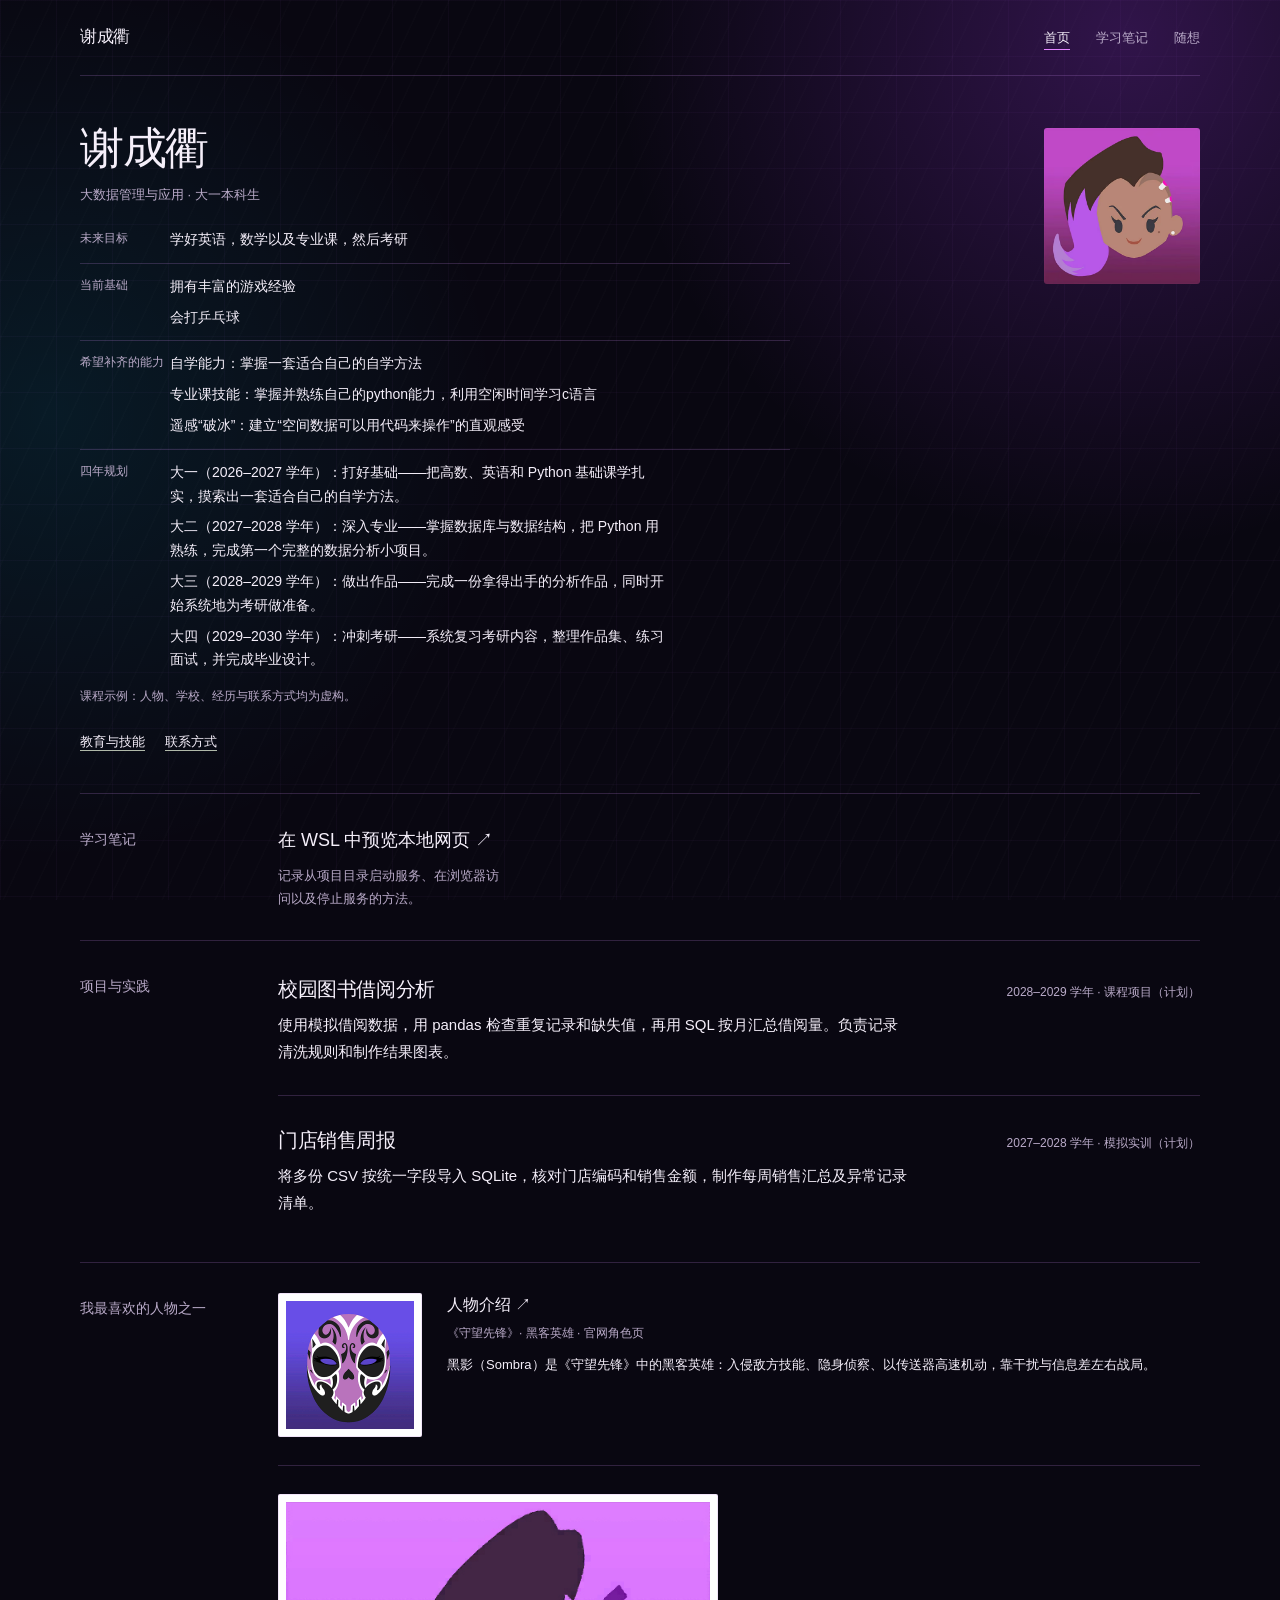
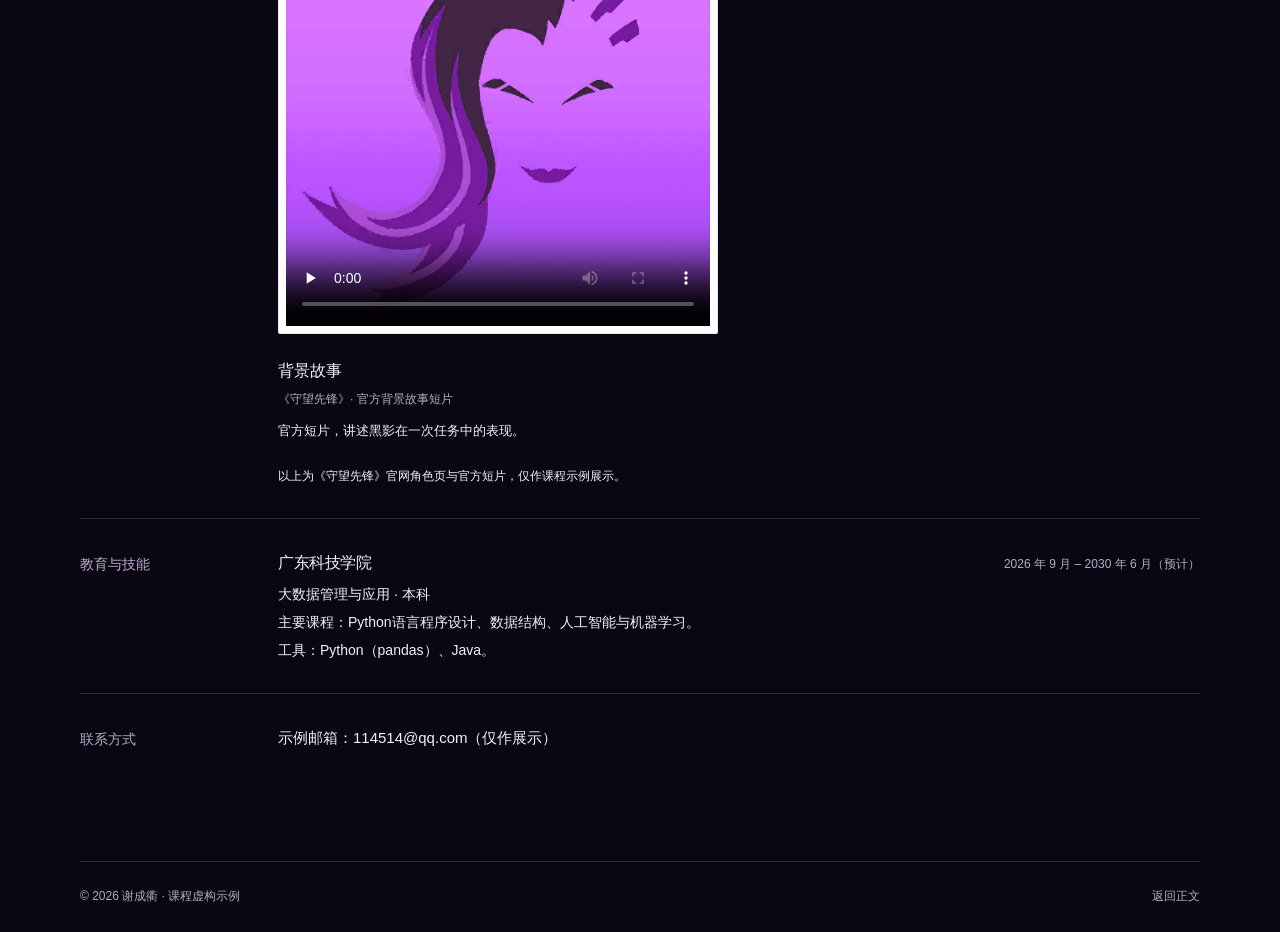
<file: index.html>
<!doctype html>
<html lang="zh-CN">
<head>
  <meta charset="utf-8">
  <meta name="viewport" content="width=device-width, initial-scale=1">
  <title>谢成衢 · 个人简历</title>
  <meta name="description" content="大数据管理与应用专业大一学生谢成衢的中文简历。课程使用的虚构示例。">
  <link rel="icon" type="image/png" sizes="512x512" href="/assets/favicon.png?v=20260922">
  <link rel="apple-touch-icon" sizes="180x180" href="/assets/apple-touch-icon.png?v=20260922">
  <link rel="stylesheet" href="/assets/css/home.css?v=20261120">
  <link rel="stylesheet" href="/assets/css/site.css?v=20261120">
</head>
<body>
  <a class="skip" href="#main">跳至正文</a>
  <header class="site-header">
    <a class="brand" href="/">谢成衢</a>
    <nav aria-label="主导航">
      <a href="/" aria-current="page">首页</a>
      <a href="/knowledge/">学习笔记</a>
      <a href="/ideas/">随想</a>
    </nav>
  </header>
  <main id="main">
    <section class="profile" aria-labelledby="name">
      <div class="profile-copy">
        <h1 id="name">谢成衢</h1>
        <p class="byline">大数据管理与应用 · 大一本科生</p>
        <table class="profile-table" aria-label="个人信息">
          <tbody>
            <tr>
              <th scope="row">未来目标</th>
              <td><p>学好英语，数学以及专业课，然后考研</p></td>
            </tr>
            <tr>
              <th scope="row">当前基础</th>
              <td>
                <p>拥有丰富的游戏经验
                <p>会打乒乓球
              </td>
            </tr>
            <tr>
              <th scope="row">希望补齐的能力</th>
              <td>
                <p>自学能力：掌握一套适合自己的自学方法</p>
                <p>专业课技能：掌握并熟练自己的python能力，利用空闲时间学习c语言</p>
                <p>遥感“破冰”：建立“空间数据可以用代码来操作”的直观感受</p>
              </td>
            </tr>
            <tr>
              <th scope="row">四年规划</th>
              <td>
                <p>大一（2026–2027 学年）：打好基础——把高数、英语和 Python 基础课学扎实，摸索出一套适合自己的自学方法。</p>
                <p>大二（2027–2028 学年）：深入专业——掌握数据库与数据结构，把 Python 用熟练，完成第一个完整的数据分析小项目。</p>
                <p>大三（2028–2029 学年）：做出作品——完成一份拿得出手的分析作品，同时开始系统地为考研做准备。</p>
                <p>大四（2029–2030 学年）：冲刺考研——系统复习考研内容，整理作品集、练习面试，并完成毕业设计。</p>
              </td>
            </tr>
          </tbody>
        </table>
        <p class="profile-note">课程示例：人物、学校、经历与联系方式均为虚构。</p>
        <div class="contact-links"><a href="#background">教育与技能</a><a href="#contact">联系方式</a></div>
      </div>
      <figure class="profile-photo">
        <img src="/assets/img/fa77a231acf6a795fc1dc06d3366b03175ed6a3f.jpg@1024w_1024h.avif" alt="谢成衢的抽象头像" width="400" height="480">
      </figure>
    </section>
    <section class="home-section" aria-labelledby="notes-heading">
      <h2 class="section-title" id="notes-heading">学习笔记</h2>
      <div class="section-content notebooks">
        <a class="notebook" href="/knowledge/notes/local-web-preview/">
          <h3>在 WSL 中预览本地网页 ↗</h3>
          <p>记录从项目目录启动服务、在浏览器访问以及停止服务的方法。</p>
        </a>
      </div>
    </section>
    <section class="home-section" id="work" aria-labelledby="work-heading">
      <h2 class="section-title" id="work-heading">项目与实践</h2>
      <div class="section-content">
        <article class="work-entry">
          <div class="entry-heading"><h3>校园图书借阅分析</h3><span class="date">2028–2029 学年 · 课程项目（计划）</span></div>
          <p>使用模拟借阅数据，用 pandas 检查重复记录和缺失值，再用 SQL 按月汇总借阅量。负责记录清洗规则和制作结果图表。</p>
        </article>
        <article class="work-entry">
          <div class="entry-heading"><h3>门店销售周报</h3><span class="date">2027–2028 学年 · 模拟实训（计划）</span></div>
          <p>将多份 CSV 按统一字段导入 SQLite，核对门店编码和销售金额，制作每周销售汇总及异常记录清单。</p>
        </article>
      </div>
    </section>
    <section class="home-section" id="research" aria-labelledby="research-heading">
      <h2 class="section-title" id="research-heading">我最喜欢的人物之一</h2>
      <div class="section-content">
        <article class="publication">
          <a class="paper-image" href="https://ow.blizzard.cn/heroes/sombra/" aria-label="查看人物技能">
            <img src="/assets/img/5b10e60899dc27545cf2675a81f3ab8190a9ff65.jpg" alt="人物技能" width="512" height="512" loading="lazy" decoding="async">
          </a>
          <div>
            <h3><a href="https://ow.blizzard.cn/heroes/sombra/">人物介绍 <span aria-hidden="true">↗</span></a></h3>
            <p class="paper-meta">《守望先锋》· 黑客英雄 · 官网角色页</p>
            <p>黑影（Sombra）是《守望先锋》中的黑客英雄：入侵敌方技能、隐身侦察、以传送器高速机动，靠干扰与信息差左右战局。</p>
          </div>
        </article>
        <article class="publication publication-video">
          <video class="paper-image" src="/assets/守望先锋 黑影 动画《渗透》4K HDR 转制.flv" poster="/assets/img/3db395a38582e6988719d03fa4f77576dc6454c9.jpg" controls preload="none" playsinline aria-label="背景故事"></video>
          <div>
            <h3>背景故事</h3>
            <p class="paper-meta">《守望先锋》· 官方背景故事短片</p>
            <p>官方短片，讲述黑影在一次任务中的表现。</p>
          </div>
        </article>
        <p class="research-links">以上为《守望先锋》官网角色页与官方短片，仅作课程示例展示。</p>
      </div>
    </section>

    <section class="home-section" id="background" aria-labelledby="background-heading">
      <h2 class="section-title" id="background-heading">教育与技能</h2>
      <div class="section-content">
        <div class="education-entry">
          <div class="entry-heading"><h3>广东科技学院</h3><span class="date">2026 年 9 月 – 2030 年 6 月（预计）</span></div>
          <p>大数据管理与应用 · 本科</p>
          <p>主要课程：Python语言程序设计、数据结构、人工智能与机器学习。</p>
          <p>工具：Python（pandas）、Java。</p>
        </div>
      </div>
    </section>
    <section class="home-section" id="contact" aria-labelledby="contact-heading">
      <h2 class="section-title" id="contact-heading">联系方式</h2>
      <div class="section-content"><p>示例邮箱：114514@qq.com（仅作展示）</p></div>
    </section>
  </main>
  <footer><span>© 2026 谢成衢 · 课程虚构示例</span><a href="#main">返回正文</a></footer>
</body>
</html>
</file>
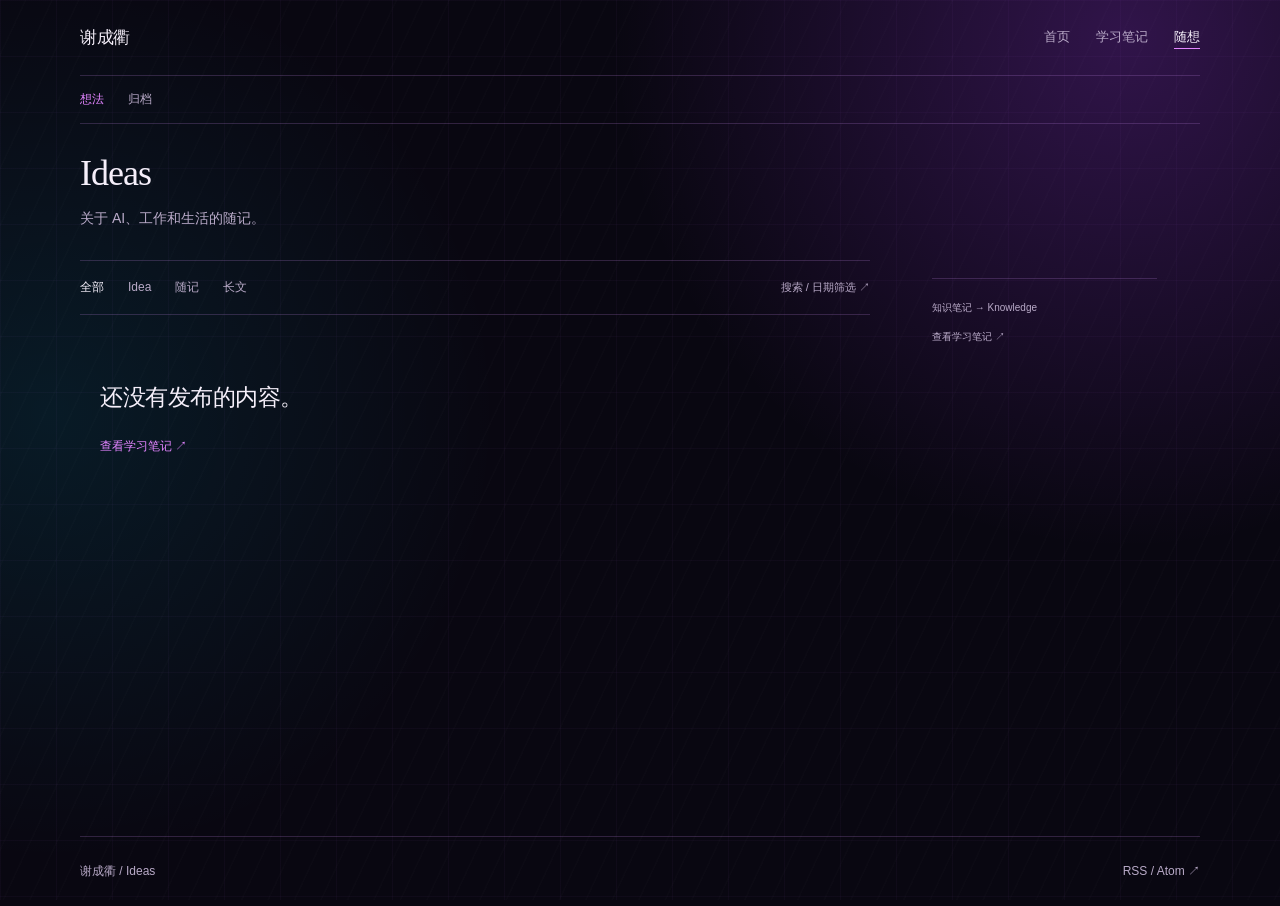
<file: ideas/index.html>
<!doctype html>
<html lang="zh-CN"><head><meta charset="utf-8"><meta name="viewport" content="width=device-width,initial-scale=1">
<title>Ideas · 谢成衢 / Ideas</title><meta name="description" content="关于 AI、工作和生活的随记。"><link rel="canonical" href="https://portfolio.example.com/ideas/">
<meta property="og:title" content="Ideas"><meta property="og:description" content="关于 AI、工作和生活的随记。"><meta property="og:url" content="https://portfolio.example.com/ideas/"><meta property="og:type" content="website"><meta name="twitter:card" content="summary"><meta name="twitter:title" content="Ideas"><meta name="twitter:description" content="关于 AI、工作和生活的随记。">
<link rel="alternate" type="application/atom+xml" title="谢成衢 / Ideas" href="/ideas/feed.xml">
<link rel="icon" type="image/png" sizes="512x512" href="/assets/favicon.png?v=384b984fca19"><link rel="apple-touch-icon" sizes="180x180" href="/assets/apple-touch-icon.png?v=384b984fca19">
<link rel="stylesheet" href="/ideas/assets/style.css?v=384b984fca19"><link rel="stylesheet" href="/assets/css/site.css?v=384b984fca19"><script defer src="/ideas/assets/app.js?v=384b984fca19"></script></head>
<body data-base="/ideas" data-page="feed"><a class="skip" href="#main">跳到正文</a><header class="site-header"><a class="brand" href="/">谢成衢</a><nav aria-label="主导航"><a href="/">首页</a><a href="/knowledge/">学习笔记</a><a href="/ideas/" aria-current="location">随想</a></nav></header>
<nav class="section-nav" aria-label="Ideas 导航"><a href="/ideas/" aria-current="page">想法</a><a href="/ideas/archive/" >归档</a></nav>
<main id="main"><section class="intro home-intro "><div class="intro-copy"><h1>Ideas</h1><p>关于 AI、工作和生活的随记。</p></div></section><div class="feed-layout"><section aria-label="最近的想法"><div class="feed-toolbar"><div class="kind-tabs"><a class="kind-tab selected" href="/ideas/">全部</a><a class="kind-tab" href="/ideas/archive/?kind=idea">Idea</a><a class="kind-tab" href="/ideas/archive/?kind=note">随记</a><a class="kind-tab" href="/ideas/archive/?kind=essay">长文</a></div><a href="/ideas/archive/" class="archive-link">搜索 / 日期筛选 ↗</a></div><div class="empty"><h2>还没有发布的内容。</h2><a class="text-link" href="/knowledge/">查看学习笔记 ↗</a></div></section><aside class="feed-sidebar"><section class="small-note"><a href="/knowledge/">知识笔记 → Knowledge</a><a href="/knowledge/">查看学习笔记 ↗</a></section></aside></div></main><footer><a href="/ideas/">谢成衢 / Ideas</a><a href="/ideas/feed.xml">RSS / Atom ↗</a></footer><div class="announcement" role="status" aria-live="polite"></div></body></html>
</file>
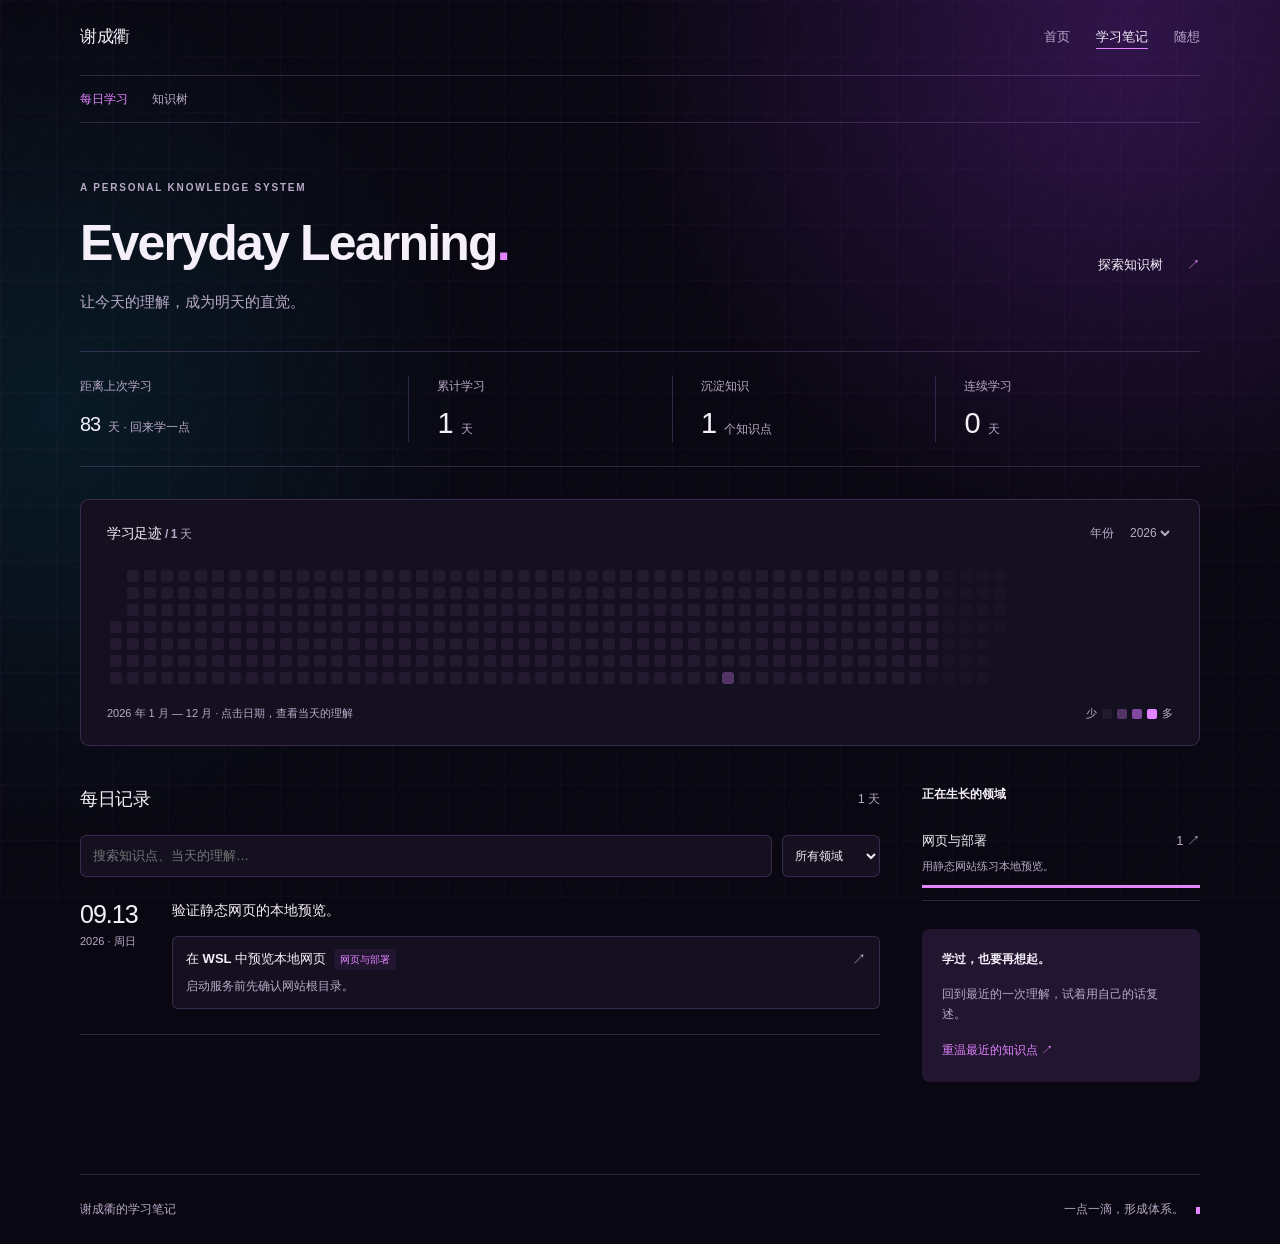
<file: knowledge/index.html>
<!doctype html>
<html lang="zh-CN"><head><meta charset="utf-8"><meta name="viewport" content="width=device-width,initial-scale=1">
<title>学习笔记 · 谢成衢 / Knowledge</title><meta name="description" content="每天学了什么，它们如何连接。">
<meta property="og:title" content="学习笔记"><meta property="og:description" content="每天学了什么，它们如何连接。"><meta name="twitter:card" content="summary"><meta name="twitter:title" content="学习笔记"><meta name="twitter:description" content="每天学了什么，它们如何连接。">
<link rel="icon" type="image/png" sizes="512x512" href="/assets/favicon.png?v=7cba10dd05a4"><link rel="apple-touch-icon" sizes="180x180" href="/assets/apple-touch-icon.png?v=7cba10dd05a4">
<link rel="stylesheet" href="/knowledge/assets/style.css?v=7cba10dd05a4"><link rel="stylesheet" href="/assets/css/site.css?v=7cba10dd05a4"><script defer src="/knowledge/assets/app.js?v=7cba10dd05a4"></script></head>
<body data-base="/knowledge" data-page="home"><a class="skip" href="#main">跳至正文</a>
<header class="site-header"><a class="brand" href="/">谢成衢</a><nav aria-label="主导航"><a href="/">首页</a><a href="/knowledge/" aria-current="location">学习笔记</a><a href="/ideas/">随想</a></nav></header>
<nav class="section-nav" aria-label="Knowledge 导航"><a aria-current="page" href="/knowledge/">每日学习</a><a  href="/knowledge/tree/">知识树</a></nav>
<main id="main"><section class="page-intro"><div class="eyebrow">A PERSONAL KNOWLEDGE SYSTEM</div><div class="intro-row"><div><h1>Everyday Learning<span class="period">.</span></h1><p class="lede">让今天的理解，成为明天的直觉。</p></div><a class="text-link" href="/knowledge/tree/">探索知识树 <span>↗</span></a></div></section>
<div id="learning-app" aria-live="polite"><p class="loading">正在展开学习记录…</p></div><noscript><p>学习日历和交互树需要启用 JavaScript；知识详情可直接阅读。</p></noscript></main><footer><span>谢成衢的学习笔记</span><span>一点一滴，形成体系。<span class="footer-dot">●</span></span></footer></body></html>
</file>
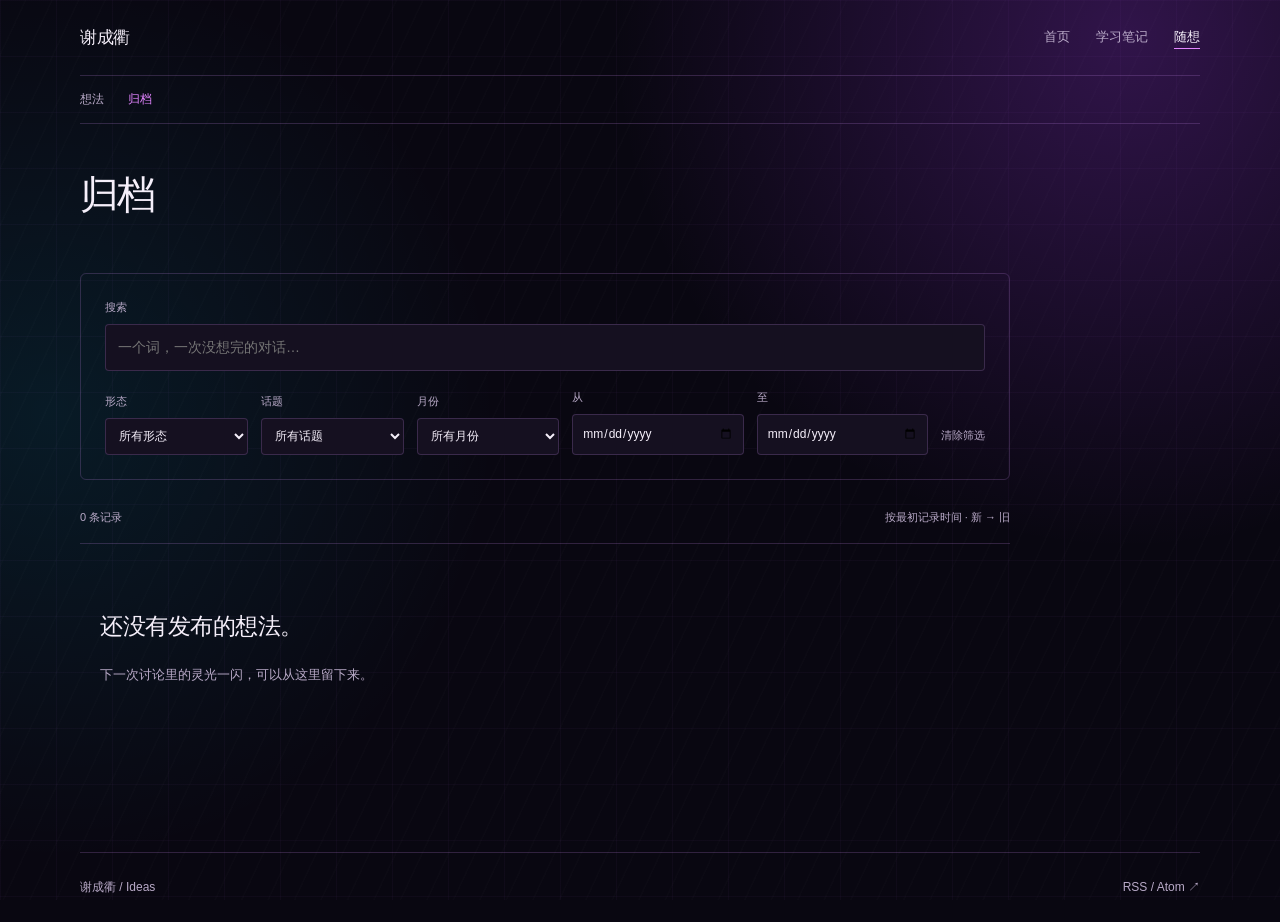
<file: ideas/archive/index.html>
<!doctype html>
<html lang="zh-CN"><head><meta charset="utf-8"><meta name="viewport" content="width=device-width,initial-scale=1">
<title>归档 · 谢成衢 / Ideas</title><meta name="description" content="关于 AI、工作和生活的随记。"><link rel="canonical" href="https://portfolio.example.com/ideas/archive/">
<meta property="og:title" content="归档"><meta property="og:description" content="关于 AI、工作和生活的随记。"><meta property="og:url" content="https://portfolio.example.com/ideas/archive/"><meta property="og:type" content="website"><meta name="twitter:card" content="summary"><meta name="twitter:title" content="归档"><meta name="twitter:description" content="关于 AI、工作和生活的随记。">
<link rel="alternate" type="application/atom+xml" title="谢成衢 / Ideas" href="/ideas/feed.xml">
<link rel="icon" type="image/png" sizes="512x512" href="/assets/favicon.png?v=384b984fca19"><link rel="apple-touch-icon" sizes="180x180" href="/assets/apple-touch-icon.png?v=384b984fca19">
<link rel="stylesheet" href="/ideas/assets/style.css?v=384b984fca19"><link rel="stylesheet" href="/assets/css/site.css?v=384b984fca19"><script defer src="/ideas/assets/app.js?v=384b984fca19"></script></head>
<body data-base="/ideas" data-page="archive"><a class="skip" href="#main">跳到正文</a><header class="site-header"><a class="brand" href="/">谢成衢</a><nav aria-label="主导航"><a href="/">首页</a><a href="/knowledge/">学习笔记</a><a href="/ideas/" aria-current="location">随想</a></nav></header>
<nav class="section-nav" aria-label="Ideas 导航"><a href="/ideas/" >想法</a><a href="/ideas/archive/" aria-current="page">归档</a></nav>
<main id="main"><section class="intro archive-intro"><h1>归档</h1></section><form class="filters" id="filters" role="search"><label class="search-label"><span>搜索</span><input type="search" name="q" placeholder="一个词，一次没想完的对话…" aria-label="搜索全文"></label><div class="filter-row"><label><span>形态</span><select name="kind"><option value="">所有形态</option><option value="idea">Idea</option><option value="note">随记</option><option value="essay">长文</option></select></label><label><span>话题</span><select name="tag"><option value="">所有话题</option><option value="agents">Agents</option><option value="models">Models</option><option value="infra">Infra</option><option value="industry">行业</option><option value="work">工作与成长</option><option value="life">日常</option></select></label><label><span>月份</span><select name="month"><option value="">所有月份</option></select></label><label><span>从</span><input type="date" name="from" aria-label="起始日期"></label><label><span>至</span><input type="date" name="to" aria-label="结束日期"></label><button type="reset" class="reset">清除筛选</button></div></form><div class="results-heading"><span id="result-count" role="status">0 条记录</span><span>按最初记录时间 · 新 → 旧</span></div><p id="filter-error" class="filter-error" role="alert" hidden></p><div id="archive-results"><div class="empty"><h2>还没有发布的内容。</h2><a class="text-link" href="/knowledge/">查看学习笔记 ↗</a></div></div><div id="archive-pagination"></div><noscript><p>交互筛选需要 JavaScript。<a href="/ideas/">返回可逐页浏览的时间流</a>。</p></noscript></main><footer><a href="/ideas/">谢成衢 / Ideas</a><a href="/ideas/feed.xml">RSS / Atom ↗</a></footer><div class="announcement" role="status" aria-live="polite"></div></body></html>
</file>
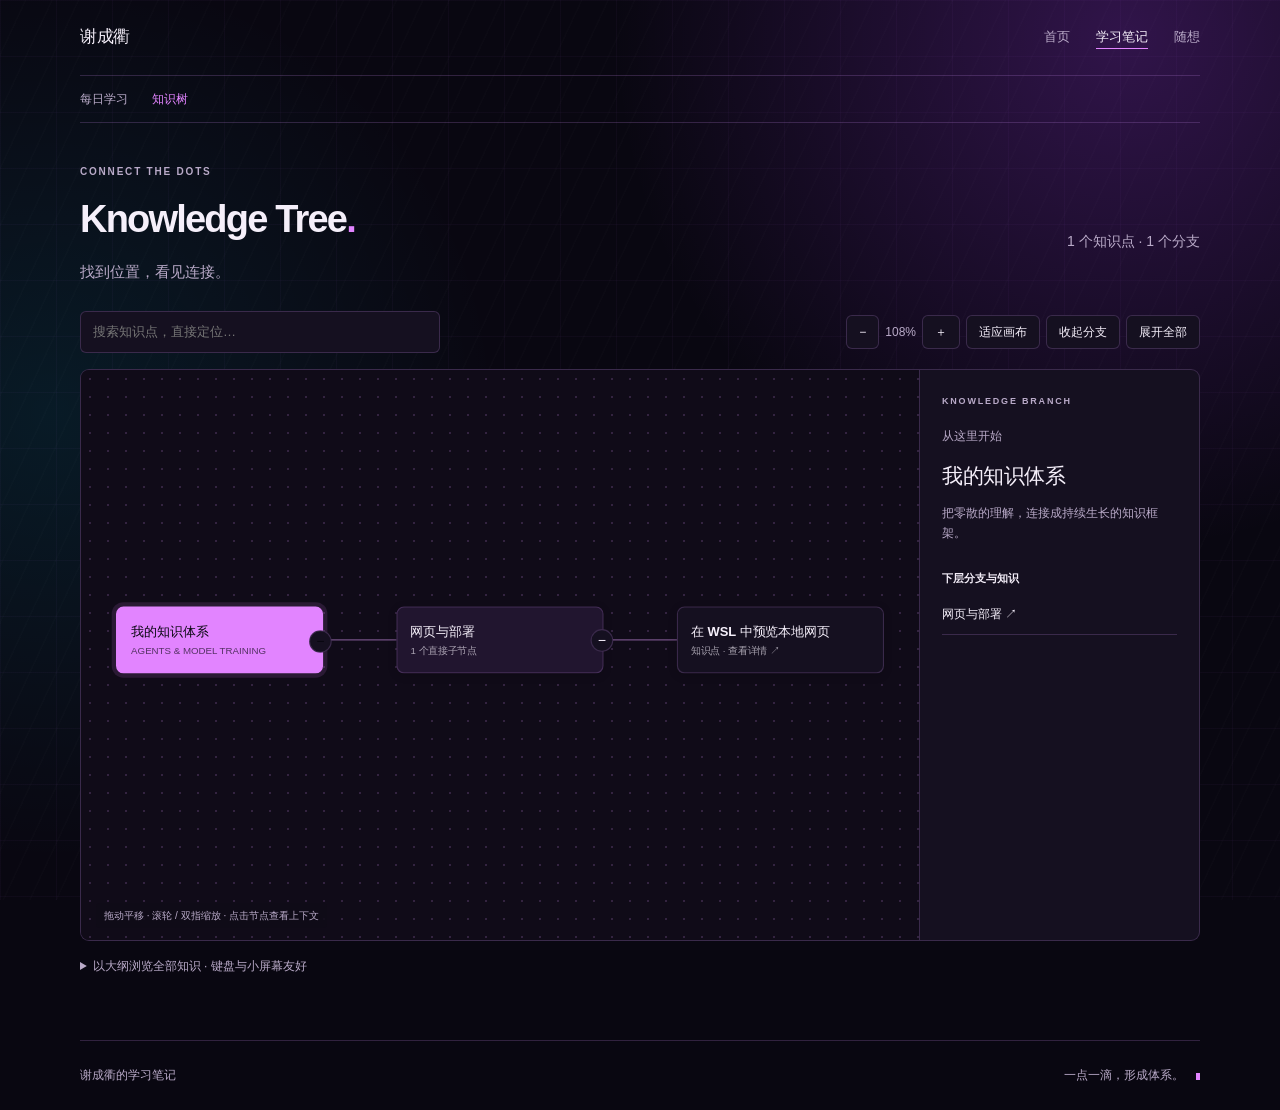
<file: knowledge/tree/index.html>
<!doctype html>
<html lang="zh-CN"><head><meta charset="utf-8"><meta name="viewport" content="width=device-width,initial-scale=1">
<title>知识树 · 谢成衢 / Knowledge</title><meta name="description" content="按知识归属逐层展开，随学习持续生长的知识树。">
<meta property="og:title" content="知识树"><meta property="og:description" content="按知识归属逐层展开，随学习持续生长的知识树。"><meta name="twitter:card" content="summary"><meta name="twitter:title" content="知识树"><meta name="twitter:description" content="按知识归属逐层展开，随学习持续生长的知识树。">
<link rel="icon" type="image/png" sizes="512x512" href="/assets/favicon.png?v=7cba10dd05a4"><link rel="apple-touch-icon" sizes="180x180" href="/assets/apple-touch-icon.png?v=7cba10dd05a4">
<link rel="stylesheet" href="/knowledge/assets/style.css?v=7cba10dd05a4"><link rel="stylesheet" href="/assets/css/site.css?v=7cba10dd05a4"><script defer src="/knowledge/assets/app.js?v=7cba10dd05a4"></script></head>
<body data-base="/knowledge" data-page="tree"><a class="skip" href="#main">跳至正文</a>
<header class="site-header"><a class="brand" href="/">谢成衢</a><nav aria-label="主导航"><a href="/">首页</a><a href="/knowledge/" aria-current="location">学习笔记</a><a href="/ideas/">随想</a></nav></header>
<nav class="section-nav" aria-label="Knowledge 导航"><a  href="/knowledge/">每日学习</a><a aria-current="page" href="/knowledge/tree/">知识树</a></nav>
<main id="main"><section class="page-intro tree-intro"><div class="eyebrow">CONNECT THE DOTS</div><div class="intro-row"><div><h1>Knowledge Tree<span class="period">.</span></h1><p class="lede">找到位置，看见连接。</p></div><div id="tree-count" class="muted"></div></div></section>
<div id="tree-app"><p class="loading">正在展开知识树…</p></div><noscript><p>学习日历和交互树需要启用 JavaScript；知识详情可直接阅读。</p></noscript></main><footer><span>谢成衢的学习笔记</span><span>一点一滴，形成体系。<span class="footer-dot">●</span></span></footer></body></html>
</file>
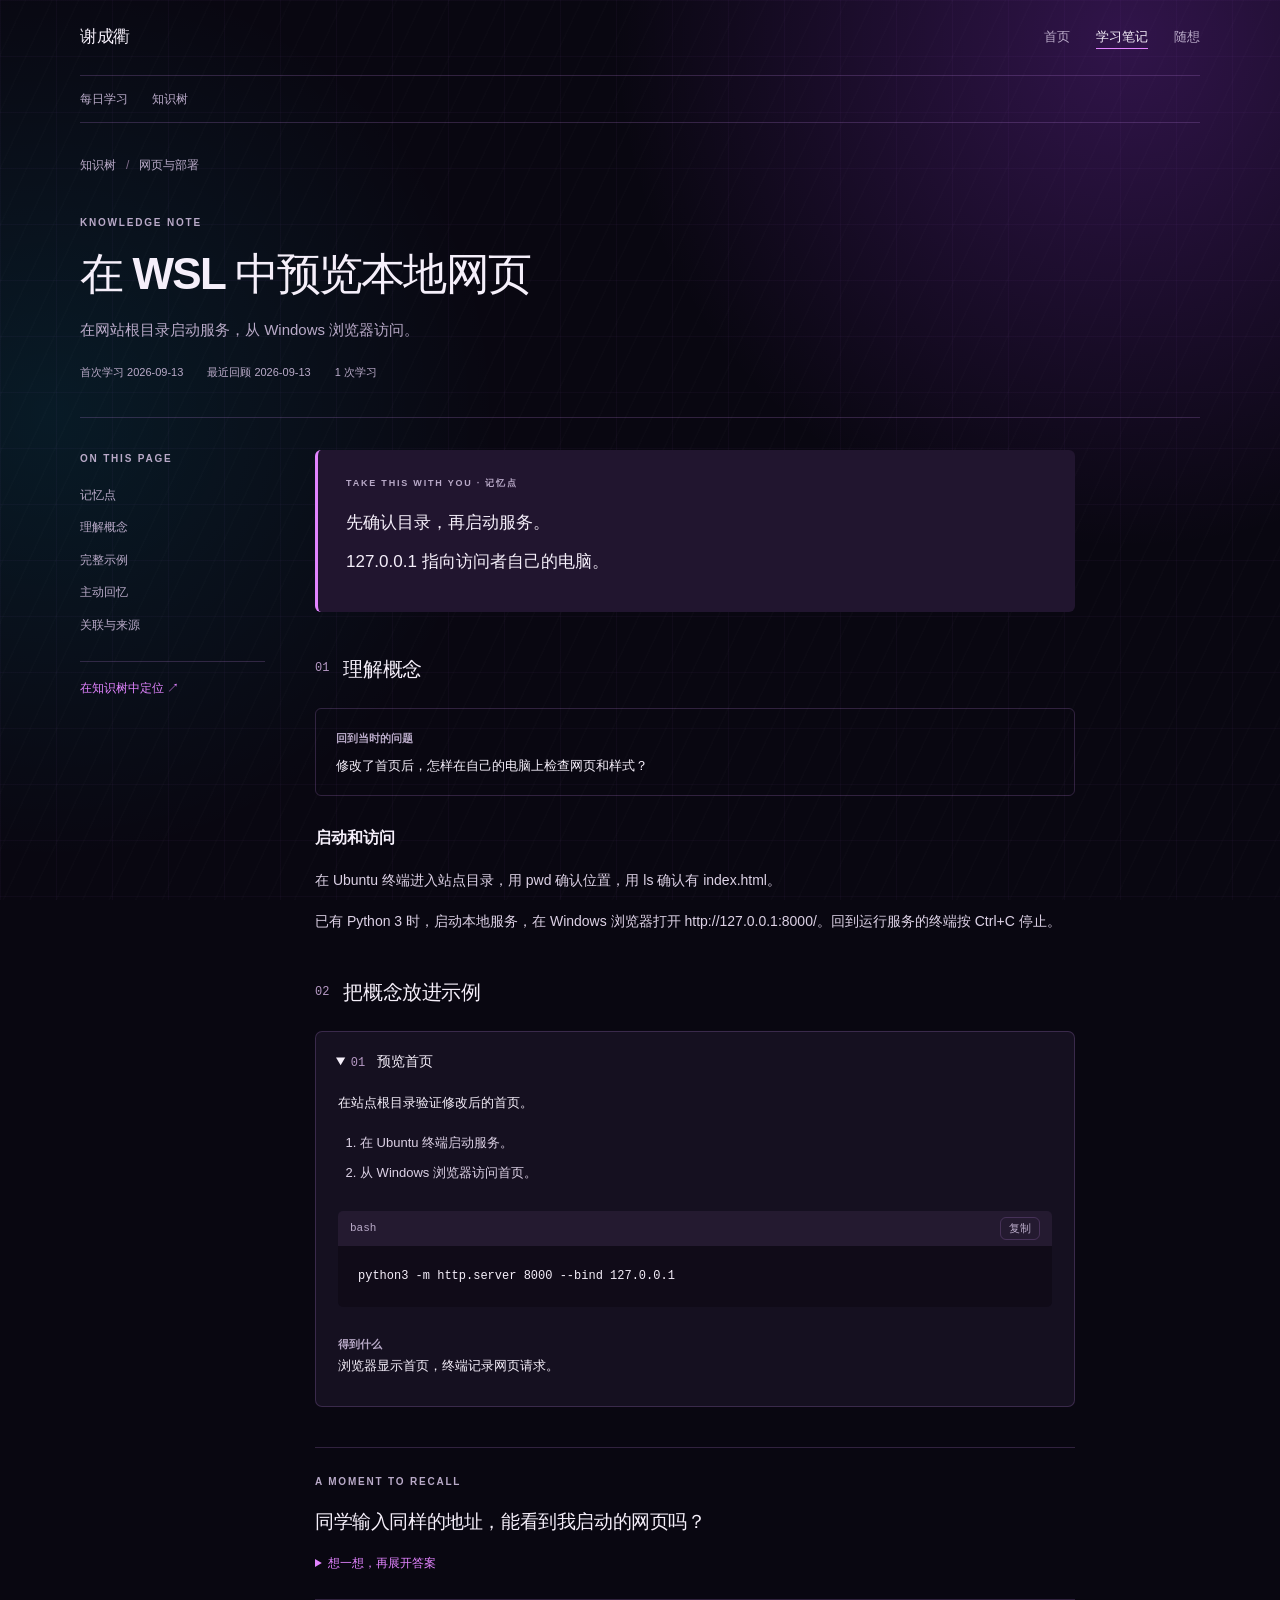
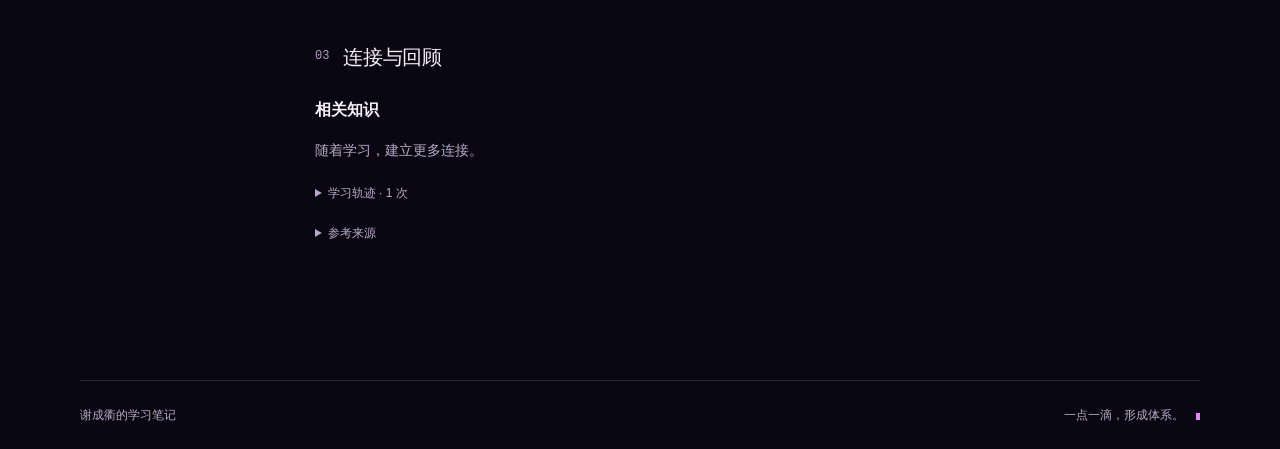
<file: knowledge/notes/local-web-preview/index.html>
<!doctype html>
<html lang="zh-CN"><head><meta charset="utf-8"><meta name="viewport" content="width=device-width,initial-scale=1">
<title>在 WSL 中预览本地网页 · 谢成衢 / Knowledge</title><meta name="description" content="在网站根目录启动服务，从 Windows 浏览器访问。">
<meta property="og:title" content="在 WSL 中预览本地网页"><meta property="og:description" content="在网站根目录启动服务，从 Windows 浏览器访问。"><meta name="twitter:card" content="summary"><meta name="twitter:title" content="在 WSL 中预览本地网页"><meta name="twitter:description" content="在网站根目录启动服务，从 Windows 浏览器访问。">
<link rel="icon" type="image/png" sizes="512x512" href="/assets/favicon.png?v=7cba10dd05a4"><link rel="apple-touch-icon" sizes="180x180" href="/assets/apple-touch-icon.png?v=7cba10dd05a4">
<link rel="stylesheet" href="/knowledge/assets/style.css?v=7cba10dd05a4"><link rel="stylesheet" href="/assets/css/site.css?v=7cba10dd05a4"><script defer src="/knowledge/assets/app.js?v=7cba10dd05a4"></script></head>
<body data-base="/knowledge" data-page="detail"><a class="skip" href="#main">跳至正文</a>
<header class="site-header"><a class="brand" href="/">谢成衢</a><nav aria-label="主导航"><a href="/">首页</a><a href="/knowledge/" aria-current="location">学习笔记</a><a href="/ideas/">随想</a></nav></header>
<nav class="section-nav" aria-label="Knowledge 导航"><a  href="/knowledge/">每日学习</a><a  href="/knowledge/tree/">知识树</a></nav>
<main id="main"><article class="detail"><div class="breadcrumbs"><a href="/knowledge/tree/">知识树</a><span>/</span><a href="/knowledge/tree/?node=web-basics">网页与部署</a></div>
<div class="detail-heading"><div class="eyebrow">KNOWLEDGE NOTE</div><h1>在 WSL 中预览本地网页</h1><p class="lede">在网站根目录启动服务，从 Windows 浏览器访问。</p><div class="meta">首次学习 2026-09-13<span>最近回顾 2026-09-13</span><span>1 次学习</span></div></div>
<div class="reading-layout"><aside class="reading-nav"><span class="eyebrow">ON THIS PAGE</span><a href="#memory">记忆点</a><a href="#concept">理解概念</a><a href="#examples">完整示例</a><a href="#recall">主动回忆</a><a href="#connections">关联与来源</a><a class="back-tree" href="/knowledge/tree/?node=local-web-preview">在知识树中定位 ↗</a></aside>
<div class="reading-body"><section id="memory" class="memory"><div class="eyebrow">TAKE THIS WITH YOU · 记忆点</div><p>先确认目录，再启动服务。</p><p>127.0.0.1 指向访问者自己的电脑。</p></section>
<section id="concept"><div class="section-heading"><span class="number">01</span><h2>理解概念</h2></div><div class="context"><b>回到当时的问题</b><p>修改了首页后，怎样在自己的电脑上检查网页和样式？</p></div><section class="prose-section"><h3>启动和访问</h3><p>在 Ubuntu 终端进入站点目录，用 pwd 确认位置，用 ls 确认有 index.html。</p><p>已有 Python 3 时，启动本地服务，在 Windows 浏览器打开 http://127.0.0.1:8000/。回到运行服务的终端按 Ctrl+C 停止。</p></section></section>
<section id="examples"><div class="section-heading"><span class="number">02</span><h2>把概念放进示例</h2></div><details class="example" open><summary><span class="number">01</span>预览首页</summary><div class="example-body"><p>在站点根目录验证修改后的首页。</p><ol><li>在 Ubuntu 终端启动服务。</li><li>从 Windows 浏览器访问首页。</li></ol><div class="code-label">bash<button class="copy-code" type="button">复制</button></div><pre><code>python3 -m http.server 8000 --bind 127.0.0.1</code></pre><p class="result"><b>得到什么</b><br>浏览器显示首页，终端记录网页请求。</p></div></details></section>
<section id="recall" class="recall"><div class="eyebrow">A MOMENT TO RECALL</div><h2>同学输入同样的地址，能看到我启动的网页吗？</h2><details><summary>想一想，再展开答案</summary><p>不能直接看到。127.0.0.1 指向同学自己的电脑。</p></details></section>
<section id="connections"><div class="section-heading"><span class="number">03</span><h2>连接与回顾</h2></div><h3>相关知识</h3><p class="muted">随着学习，建立更多连接。</p><details class="history"><summary>学习轨迹 · 1 次</summary><ul><li><a href="/knowledge/?day=2026-09-13">2026-09-13</a><span class="tag">初学</span><p>启动服务前先确认网站根目录。</p></li></ul></details><details class="history"><summary>参考来源</summary><ul><li>来自当次学习讨论，尚未附外部来源。</li></ul></details></section></div></div></article><noscript><p>学习日历和交互树需要启用 JavaScript；知识详情可直接阅读。</p></noscript></main><footer><span>谢成衢的学习笔记</span><span>一点一滴，形成体系。<span class="footer-dot">●</span></span></footer></body></html>
</file>
<file: assets/css/home.css>
* { box-sizing: border-box; }
html { scroll-behavior: smooth; scroll-padding-top: 28px; }
body { margin: 0; font: 15px/1.8 var(--site-sans); -webkit-font-smoothing: antialiased; }
a { color: inherit; text-decoration: none; }
a:hover { color: var(--site-accent); }
img { display: block; max-width: 100%; height: auto; }
h1, h2, h3, h4, p { margin-top: 0; }
h1, h2, h3, h4 { font-weight: 500; }
p { margin-bottom: 16px; }
.skip { position: fixed; top: -100px; left: 20px; padding: 10px 16px; color: var(--site-ink); background: var(--site-surface); border: 1px solid var(--site-line); z-index: 10; }
.skip:focus { top: 12px; }
.profile { display: grid; grid-template-columns: minmax(0, 1fr) 156px; gap: 60px; align-items: start; padding: 48px 0 40px; }
.profile h1 { font: 44px/1.15 var(--site-serif); letter-spacing: -1.3px; margin-bottom: 8px; }
.profile .byline { font-size: 13px; color: var(--site-muted); margin-bottom: 22px; }
.profile-copy { max-width: 710px; }
.profile-copy > p:not(.byline) { max-width: 660px; }
.profile-copy strong { font-weight: 600; }
.profile-photo { margin: 4px 0 0; }
.profile-photo img { width: 156px; border-radius: 3px; }
.contact-links { display: flex; flex-wrap: wrap; gap: 8px 20px; margin-top: 22px; font-size: 13px; }
.contact-links a, .inline-link { text-decoration: underline; text-decoration-color: #b0b9a9; text-underline-offset: 4px; text-decoration-thickness: 1px; }
.contact-links a:hover, .inline-link:hover { text-decoration-color: var(--site-accent); }
.profile-table { width: 100%; border-collapse: collapse; font-size: 14px; }
.profile-table th, .profile-table td { text-align: left; vertical-align: top; padding: 11px 0; border-bottom: 1px solid var(--site-line); }
.profile-table tr:first-child th, .profile-table tr:first-child td { padding-top: 0; }
.profile-table tr:last-child th, .profile-table tr:last-child td { padding-bottom: 0; border-bottom: 0; }
.profile-table th { width: 7.5em; font-weight: 500; font-size: 12px; color: var(--site-muted); white-space: nowrap; }
.profile-table td { line-height: 1.7; }
.profile-table td p { margin: 0; max-width: 64ch; }
.profile-table td p + p { margin-top: 7px; }
.profile-note { margin: 14px 0 0; font-size: 12px; color: var(--site-muted); }
.home-section { display: grid; grid-template-columns: 164px minmax(0, 1fr); gap: 34px; border-top: 1px solid var(--site-line); padding: 30px 0; }
.section-title { margin: 3px 0 0; font-size: 14px; color: var(--site-muted); letter-spacing: 0; }
.section-content { min-width: 0; }
.notebooks { display: grid; grid-template-columns: 1fr 1fr; gap: 36px; }
.notebook { display: block; }
.notebook h3 { font-size: 18px; margin-bottom: 7px; }
.notebook h3 span { font-size: 14px; color: var(--site-muted); margin-left: 6px; }
.notebook p { font-size: 13px; color: var(--site-muted); margin: 0; max-width: 32ch; }
.notebook:hover h3 { text-decoration: underline; text-underline-offset: 4px; }
.work-entry + .work-entry { margin-top: 30px; padding-top: 26px; border-top: 1px solid var(--site-line); }
.entry-heading { display: flex; align-items: baseline; justify-content: space-between; flex-wrap: wrap; gap: 3px 20px; margin-bottom: 4px; }
.entry-heading h3 { font-size: 20px; letter-spacing: -.4px; margin: 0; }
.entry-heading .date { font-size: 12px; color: var(--site-muted); font-variant-numeric: tabular-nums; }
.role { font-size: 13px; color: var(--site-muted); margin-bottom: 18px; }
.work-entry h4 { margin: 19px 0 6px; font-size: 15px; font-weight: 600; }
.work-entry p { max-width: 76ch; }
.work-entry .result { font-size: 13px; color: var(--site-muted); }
.result strong { color: var(--site-ink); font-weight: 600; }
.work-entry .stack { font-size: 12px; color: var(--site-muted); margin-bottom: 0; }
.publication { display: grid; grid-template-columns: 144px minmax(0, 1fr); gap: 25px; align-items: start; }
.publication + .publication { margin-top: 28px; padding-top: 28px; border-top: 1px solid var(--site-line); }
.paper-image { display: flex; align-items: center; min-height: 100px; background: white; border: 1px solid var(--site-line); padding: 7px; border-radius: 2px; }
.paper-image img { width: 100%; }
.publication h3 { margin: 0 0 6px; font-size: 16px; line-height: 1.5; }
.publication h3 a:hover { text-decoration: underline; text-underline-offset: 4px; }
.publication .paper-meta { color: var(--site-muted); font-size: 12px; margin-bottom: 8px; }
.publication p { margin-bottom: 0; font-size: 13px; }
.research-links { margin: 24px 0 0; font-size: 12px; }
.education-entry + .education-entry { margin-top: 22px; }
.education-entry h3 { font-size: 16px; }
.education-entry p { font-size: 14px; margin: 3px 0 0; }
.education-entry .education-note { color: var(--site-muted); font-size: 12px; }
.background-note { color: var(--site-muted); font-size: 13px; margin: 22px 0 0; max-width: 76ch; }
.footer-links { display: flex; flex-wrap: wrap; gap: 20px; }
@media (max-width: 850px) {
  .profile { gap: 32px; }
  .home-section { grid-template-columns: 125px minmax(0, 1fr); gap: 26px; }
  .publication { grid-template-columns: 112px minmax(0, 1fr); gap: 20px; }
}
@media (max-width: 600px) {
  body { font-size: 14px; }
  .profile { grid-template-columns: minmax(0, 1fr) 80px; gap: 18px; padding: 32px 0; }
  .profile-copy { display: contents; }
  .profile h1 { font-size: 35px; margin-bottom: 2px; grid-column: 1; grid-row: 1; }
  .profile .byline { grid-column: 1; grid-row: 2; margin: 0; font-size: 12px; }
  .profile-copy > p:not(.byline), .profile-table, .contact-links { grid-column: 1 / -1; margin: 0; }
  .profile-table { font-size: 13px; }
  .profile-table th { width: 6.5em; }
  .profile-table td p { max-width: none; }
  .profile-note { margin-top: 12px; }
  .profile-photo { grid-column: 2; grid-row: 1 / 3; margin: 0; }
  .profile-photo img { width: 80px; }
  .contact-links { gap: 8px 18px; font-size: 12px; }
  .home-section { display: block; padding: 25px 0; }
  .section-title { margin: 0 0 20px; font-size: 13px; }
  .notebooks { gap: 22px; }
  .notebook h3 { font-size: 17px; }
  .notebook p { font-size: 12px; }
  .entry-heading h3 { font-size: 18px; }
  .publication { grid-template-columns: 88px minmax(0, 1fr); gap: 16px; }
  .paper-image { min-height: 70px; padding: 5px; }
  .publication h3 { font-size: 15px; }
  .publication p { font-size: 12px; }
  .education-entry h3 { font-size: 16px; }
}
@media (max-width: 360px) {
  .profile h1 { font-size: 30px; }
  .notebooks { grid-template-columns: 1fr; }
  .publication { grid-template-columns: 1fr; }
  .paper-image { max-width: 120px; }
}
@media print {
  .profile { padding-top: 0; }
  .home-section { break-inside: avoid; }
  .profile-table tr { break-inside: avoid; }
}
/* 背景故事内嵌播放器 */
.publication-video { grid-template-columns: 1fr; }
.publication-video .paper-image { max-width: 440px; }
.paper-image video { width: 100%; display: block; }
</file>
<file: assets/css/site.css>
/* Shared foundation for Home, Knowledge and Ideas. Product layouts stay local. */
:root {
  --site-background: #090711;
  --site-surface: #151020;
  --site-ink: #f5effa;
  --site-muted: #b9aac8;
  --site-line: rgba(193, 133, 227, .22);
  --site-accent: #e284ff;
  --site-soft: #21152f;
  --site-sans: -apple-system, BlinkMacSystemFont, 'Segoe UI', 'PingFang SC', 'Microsoft YaHei', sans-serif;
  --site-serif: Georgia, 'Iowan Old Style', 'Songti SC', 'STSong', serif;
  --site-width: 1120px;
  --bg: var(--site-background);
  --paper: var(--site-surface);
  --white: var(--site-surface);
  --ink: var(--site-ink);
  --muted: var(--site-muted);
  --line: var(--site-line);
  --accent: var(--site-accent);
  --green: var(--site-accent);
  --soft: var(--site-soft);
  --tint: var(--site-soft);
  --font: var(--site-sans);
  --sans: var(--site-sans);
  --serif: var(--site-serif);
}
/* 黑影风格：三个页面共享暗夜紫、霓虹光晕与科技网格。 */
body {
  background: var(--site-background);
  background-image:
    radial-gradient(circle at 88% 4%, rgba(174, 61, 255, .24), transparent 32rem),
    radial-gradient(circle at 4% 46%, rgba(0, 225, 255, .09), transparent 28rem),
    linear-gradient(rgba(190, 104, 255, .035) 1px, transparent 1px),
    linear-gradient(90deg, rgba(190, 104, 255, .035) 1px, transparent 1px),
    repeating-linear-gradient(115deg, transparent 0 22px, rgba(255, 255, 255, .012) 23px 24px);
  background-size: auto, auto, 56px 56px, 56px 56px, auto;
  background-attachment: fixed;
  color: var(--site-ink);
  font-family: var(--site-sans);
}
.site-header, body > main, body > footer, .section-nav {
  width: min(var(--site-width), calc(100% - 64px));
  max-width: none;
  margin-inline: auto;
  padding-inline: 0;
}
.site-header {
  position: static;
  height: auto;
  min-height: 76px;
  padding-block: 20px;
  display: flex;
  align-items: center;
  justify-content: space-between;
  flex-wrap: wrap;
  gap: 12px 28px;
  border-bottom: 1px solid var(--site-line);
}
.site-header .brand { color: var(--site-ink); font-size: 17px; font-weight: 500; letter-spacing: -.4px; white-space: nowrap; }
.site-header nav { display: flex; align-items: center; flex-wrap: wrap; gap: 26px; font-size: 13px; }
.site-header nav a { color: var(--site-muted); padding-block: 4px; }
.site-header nav a:hover, .site-header nav a[aria-current] { color: var(--site-ink); }
.site-header nav a[aria-current] { text-decoration: underline; text-underline-offset: 7px; text-decoration-thickness: 1px; text-decoration-color: var(--site-accent); }
.site-header nav a[aria-current]::after { content: none; }
.section-nav { display: flex; flex-wrap: wrap; gap: 24px; padding-block: 13px; font-size: 12px; border-bottom: 1px solid var(--site-line); }
.section-nav a { color: var(--site-muted); }
.section-nav a[aria-current], .section-nav a:hover { color: var(--site-accent); }
body > footer { padding-block: 24px; margin-top: 64px; display: flex; justify-content: space-between; flex-wrap: wrap; gap: 12px 24px; border-top: 1px solid var(--site-line); color: var(--site-muted); font-size: 12px; }
body > footer a:hover { color: var(--site-accent); }
a:focus-visible, button:focus-visible, summary:focus-visible, input:focus-visible, select:focus-visible, [tabindex]:focus-visible { outline: 2px solid var(--site-accent); outline-offset: 4px; }
::selection { color: #fff; background: rgba(188, 84, 255, .5); }
@media (max-width: 700px) {
  .site-header, body > main, body > footer, .section-nav { width: calc(100% - 40px); padding-inline: 0; }
  .site-header { min-height: 68px; padding-block: 16px; gap: 10px 20px; }
  .site-header .brand { font-size: 16px; }
  .site-header nav { gap: 18px; font-size: 12px; }
  body > footer { margin-top: 40px; font-size: 11px; }
}
@media (prefers-reduced-motion: reduce) { html { scroll-behavior: auto; } }
@media print {
  :root {
    --site-background: #fff;
    --site-surface: #fff;
    --site-ink: #292e2a;
    --site-muted: #686f66;
    --site-line: #e0e4db;
    --site-accent: #596b45;
    --site-soft: #eef1e6;
  }
  body { background: #fff; }
  .site-header, .section-nav, body > footer { display: none; }
  body > main { width: 100%; }
}
</file>
<file: ideas/assets/style.css>
:root {
  --paper: #fbfbf8;
  --white: #fff;
  --ink: #292e2a;
  --muted: #747b72;
  --line: #e0e4db;
  --accent: #596b45;
  --tint: #eef1e6;
  --serif: Georgia, 'Iowan Old Style', 'Songti SC', 'STSong', serif;
  --sans: -apple-system, BlinkMacSystemFont, 'Segoe UI', 'PingFang SC', 'Microsoft YaHei', sans-serif;
}
* { box-sizing: border-box; }
html { scroll-behavior: smooth; scroll-padding-top: 30px; }
body { margin: 0; background: var(--paper); color: var(--ink); font: 14px/1.75 var(--sans); -webkit-font-smoothing: antialiased; }
a { color: inherit; text-decoration: none; }
a:hover { color: var(--accent); }
button, input, select { font: inherit; color: inherit; }
button, select { cursor: pointer; }
button { background: none; border: 1px solid var(--line); border-radius: 4px; padding: 7px 12px; }
button:hover { border-color: #8a987b; }
a:focus-visible, button:focus-visible, input:focus-visible, select:focus-visible, [tabindex]:focus-visible { outline: 2px solid var(--accent); outline-offset: 5px; }
::selection { background: #dde5ce; }
h1, h2, h3, p { margin-top: 0; }
h1, h2, h3 { font-weight: 500; }
.site-header, main, footer { width: min(1160px, calc(100% - 96px)); margin-inline: auto; }
.site-header { height: 88px; display: flex; align-items: center; justify-content: space-between; border-bottom: 1px solid var(--line); }
.brand { font-size: 17px; letter-spacing: -.5px; }
.brand span { color: #a5ad9f; margin: 0 14px; }
.brand strong { font-weight: 500; }
.site-header nav { display: flex; gap: 32px; font-size: 12px; color: var(--muted); }
.site-header nav a[aria-current] { color: var(--ink); position: relative; }
.site-header nav a[aria-current]::after { content: ''; width: 4px; height: 4px; background: var(--accent); border-radius: 50%; position: absolute; bottom: -10px; left: calc(50% - 2px); }
main { min-height: 72vh; }
.eyebrow { font: 10px/1.5 ui-monospace, SFMono-Regular, Consolas, monospace; letter-spacing: 1.7px; color: var(--muted); margin-bottom: 24px; }
.intro { padding: 48px 0 40px; max-width: 820px; }
.home-intro { max-width: none; padding: 28px 0; }
.home-intro.with-photo { display: grid; grid-template-columns: minmax(0, 1fr) 160px; align-items: center; gap: 32px; }
.intro-copy { min-width: 0; }
.intro-photo { margin: 0; }
.intro-photo img { display: block; width: 100%; height: auto; border-radius: 2px; }
.intro-copy > .intro-meta { margin-top: 12px; margin-bottom: 0; font-size: 11px; color: var(--muted); }
.intro h1 { font: 46px/1.2 var(--serif); letter-spacing: -1.4px; margin-bottom: 20px; }
.intro > p, .intro-copy > p { color: var(--muted); font-size: 14px; line-height: 1.9; max-width: 630px; margin-bottom: 20px; }
.home-intro h1 { font-size: 36px; letter-spacing: -1px; margin-bottom: 10px; }
.home-intro .intro-copy > p { margin-bottom: 0; }
.intro-meta { display: flex; align-items: center; gap: 8px; font-size: 11px; color: var(--muted); }
.feed-layout { display: grid; grid-template-columns: minmax(0, 790px) 225px; gap: 62px; }
.feed-toolbar { display: flex; align-items: center; justify-content: space-between; border-top: 1px solid var(--line); border-bottom: 1px solid var(--line); padding: 16px 0; gap: 20px; }
.kind-tabs { display: flex; align-items: center; gap: 24px; }
.kind-tab { font-size: 12px; color: var(--muted); }
.kind-tab.selected { color: var(--ink); }
.archive-link { font-size: 11px; color: var(--muted); white-space: nowrap; }
.entry { display: grid; grid-template-columns: 60px minmax(0, 1fr); gap: 24px; padding: 32px 0; border-bottom: 1px solid var(--line); }
.entry-date { padding-top: 1px; font: 12px/1.65 ui-monospace, SFMono-Regular, monospace; color: var(--muted); }
.entry-date time { display: block; color: #555e50; }
.entry-date > span { font-size: 10px; color: #8d9487; }
.entry-kind { display: flex; gap: 7px; align-items: center; font: 10px/1.5 ui-monospace, var(--sans); color: var(--muted); margin-bottom: 11px; }
.entry-kind i { height: 5px; width: 5px; border: 1px solid #839174; border-radius: 50%; }
.essay .entry-kind i { border-radius: 0; background: #839174; }
.note .entry-kind i { border-radius: 0; transform: rotate(45deg); }
.entry-kind > span { margin-left: 8px; opacity: .8; font: 10px var(--sans); }
.entry h2 { font-size: 23px; line-height: 1.5; letter-spacing: -.7px; margin-bottom: 12px; overflow-wrap: anywhere; }
.entry-text { color: #62695f; font-size: 14px; line-height: 1.95; overflow-wrap: anywhere; }
.entry-text p { margin-bottom: 12px; white-space: pre-line; }
.entry.idea .entry-text { font-size: 16px; color: var(--ink); line-height: 1.9; }
.entry.idea h2 { font-size: 19px; }
.entry-bottom { display: flex; align-items: center; justify-content: space-between; gap: 20px; margin-top: 17px; }
.tags { display: flex; flex-wrap: wrap; gap: 8px 13px; }
.tag { font-size: 11px; color: #768069; }
.tag:hover { text-decoration: underline; text-underline-offset: 4px; }
.read-link { font-size: 11px; color: var(--muted); white-space: nowrap; }
.read-link span { display: inline-block; margin-left: 5px; transition: transform .15s; }
.read-link:hover span { transform: translate(2px, -2px); }
.feed-sidebar { padding-top: 18px; }
.feed-sidebar > section { margin-bottom: 38px; }
.feed-sidebar h2 { font-size: 11px; color: var(--muted); margin-bottom: 12px; }
.sidebar-list a { display: flex; align-items: center; justify-content: space-between; padding: 8px 0; font-size: 12px; }
.sidebar-list small { font: 10px ui-monospace, monospace; color: #939b8a; }
.small-note { border-top: 1px solid var(--line); padding-top: 19px; font-size: 10px; color: var(--muted); line-height: 1.9; }
.small-note a { display: block; margin-bottom: 10px; }
.empty { padding: 62px 20px 76px; }
.empty h2 { font-size: 23px; letter-spacing: -.5px; margin-bottom: 16px; }
.empty p { font-size: 13px; line-height: 2; color: var(--muted); margin-bottom: 24px; }
.text-link { font-size: 12px; color: var(--accent); }
.pagination { display: flex; justify-content: space-between; align-items: center; gap: 15px; padding: 28px 0; font-size: 12px; }
.pagination > span { color: var(--muted); font: 11px ui-monospace, monospace; }
footer { display: flex; justify-content: space-between; gap: 20px; margin-top: 80px; padding: 27px 0; border-top: 1px solid var(--line); color: var(--muted); font-size: 10px; }
footer > span { color: #939a8b; }
.demo-banner { background: #edf0e5; color: #61704f; padding: 9px 20px; font-size: 11px; text-align: center; }
.demo-banner a { margin-left: 18px; text-decoration: underline; text-underline-offset: 3px; }
.skip { position: fixed; top: -100px; left: 20px; padding: 10px 20px; background: white; z-index: 30; }
.skip:focus { top: 10px; }
.sr-only { position: absolute; height: 1px; width: 1px; padding: 0; overflow: hidden; clip: rect(0, 0, 0, 0); white-space: nowrap; }
.announcement:not(:empty) { position: fixed; left: 50%; bottom: 30px; transform: translateX(-50%); padding: 11px 20px; background: #303b2a; color: white; border-radius: 5px; font-size: 12px; max-width: calc(100% - 40px); z-index: 10; }
/* Archive: one filter surface and a chronological result list. */
.archive-intro { padding-bottom: 34px; }
.archive-intro h1 { font-family: var(--sans); font-size: 39px; letter-spacing: -1.7px; }
.period { color: var(--accent); }
.filters { padding: 24px; border: 1px solid var(--line); border-radius: 6px; max-width: 930px; }
.filters label { display: flex; flex-direction: column; gap: 7px; font-size: 11px; min-width: 0; color: var(--muted); }
.filters input, .filters select { border: 1px solid var(--line); background: var(--white); border-radius: 4px; padding: 8px 9px; color: var(--ink); min-width: 0; width: 100%; font-size: 12px; min-height: 37px; }
.search-label > input { font-size: 14px; padding: 10px 12px; }
.filter-row { display: grid; grid-template-columns: 1fr 1fr 1fr 1.2fr 1.2fr auto; gap: 13px; margin-top: 17px; align-items: end; }
.reset { border: 0; font-size: 11px; color: var(--muted); padding: 10px 0; }
.results-heading { display: flex; justify-content: space-between; max-width: 930px; color: var(--muted); font-size: 11px; padding: 28px 0 16px; border-bottom: 1px solid var(--line); }
#archive-results, #archive-pagination { max-width: 930px; }
#archive-results .entry { padding-right: 25px; }
.month-label { font: 11px/1.5 ui-monospace, monospace; letter-spacing: 1px; color: #7f8c70; margin: 30px 0 0 84px; }
.filter-error { color: #935c3f; font-size: 12px; margin-top: 18px; }
/* Reading: brief ideas stay brief; essays gain a quiet margin TOC. */
.post { padding: 36px 0 20px; max-width: 890px; margin-inline: auto; }
.back-link { font-size: 11px; color: var(--muted); }
.post-header { margin: 44px 0 36px; max-width: 720px; }
.post-meta { display: flex; flex-wrap: wrap; align-items: center; gap: 18px; font-size: 11px; color: var(--muted); margin-bottom: 21px; }
.kind-label { color: var(--accent); font-family: ui-monospace, var(--sans); }
.post-header h1 { font-size: clamp(29px, 3.8vw, 42px); line-height: 1.45; letter-spacing: -1.5px; margin-bottom: 21px; overflow-wrap: anywhere; }
.post-lede { font-size: 15px; color: var(--muted); line-height: 1.9; margin-bottom: 22px; }
.post .tags { margin-top: 14px; }
.reading-layout { display: grid; grid-template-columns: minmax(0, 680px); }
.has-toc { max-width: none; }
.has-toc .reading-layout { grid-template-columns: 160px minmax(0, 680px); gap: 50px; }
.has-toc .post-header { margin-left: 210px; }
.toc { position: sticky; top: 30px; align-self: start; display: flex; flex-direction: column; gap: 12px; padding-top: 6px; }
.toc .eyebrow { font-size: 9px; margin-bottom: 7px; }
.toc a { font-size: 11px; color: var(--muted); line-height: 1.7; padding-left: 12px; border-left: 1px solid var(--line); }
.toc a:hover { border-color: var(--accent); color: var(--accent); }
.reading-column { min-width: 0; }
.prose { font-size: 16px; line-height: 2.05; color: #3f473b; overflow-wrap: anywhere; }
.prose > p { margin: 0 0 24px; white-space: pre-line; }
.prose h2 { font-size: 23px; line-height: 1.6; color: var(--ink); margin: 43px 0 19px; letter-spacing: -.5px; }
.prose h2:first-child { margin-top: 0; }
.prose ul, .prose ol { padding-left: 24px; margin: 22px 0 28px; }
.prose li { padding: 4px 0 4px 4px; }
.prose li::marker { color: #91a07e; }
.prose sup { font-size: 10px; margin-left: 5px; color: var(--accent); }
.prose blockquote { margin: 32px 0; border-left: 2px solid #a4b48c; padding: 5px 0 5px 24px; color: #5d6b4f; }
.prose blockquote p { font: 21px/1.9 var(--serif); white-space: pre-line; margin: 0 0 10px; }
.prose cite { font: 11px var(--sans); color: var(--muted); }
.callout { padding: 22px 25px; background: var(--tint); border-radius: 4px; margin: 30px 0; }
.callout > span { font-size: 10px; color: #7c8c68; }
.callout > p { margin: 8px 0 0; font-size: 14px; line-height: 1.95; color: #526044; white-space: pre-line; }
.code-block { margin: 29px 0; border: 1px solid var(--line); border-radius: 5px; overflow: hidden; }
.code-top { padding: 8px 16px; display: flex; justify-content: space-between; align-items: center; background: #f0f2ea; font: 10px ui-monospace, monospace; color: var(--muted); }
.code-top button { border: 0; font: 10px var(--sans); padding: 3px 0; }
pre { background: #f6f7f2; margin: 0; padding: 22px; font: 12px/1.9 ui-monospace, SFMono-Regular, Consolas, monospace; overflow-x: auto; tab-size: 4; }
code { font-family: inherit; }
.thought-break { border: 0; text-align: center; margin: 34px 0; }
.thought-break::before { content: '·  ·  ·'; color: #9aa58d; font-size: 18px; letter-spacing: 12px; }
.post.idea { max-width: 700px; padding-top: 40px; }
.post.idea .post-header { margin-bottom: 28px; }
.post.idea .prose { font-size: 22px; line-height: 1.95; letter-spacing: -.4px; }
.post.idea .post-header h1 { font-size: 28px; }
.post.note { max-width: 730px; }
.post-signoff { margin: 42px 0 32px; display: flex; align-items: center; justify-content: space-between; gap: 20px; padding-top: 24px; border-top: 1px solid var(--line); }
.signature { font: italic 21px var(--serif); color: #76865e; }
.copy-link { font-size: 10px; border: 0; padding-right: 0; color: var(--muted); }
.sources { border-top: 1px solid var(--line); padding-top: 23px; margin: 30px 0; }
.sources h2, .read-next h2 { font-size: 12px; color: var(--muted); margin-bottom: 19px; }
.sources ol { padding-left: 20px; font-size: 12px; }
.sources li { padding: 5px 0 12px 4px; scroll-margin-top: 30px; }
.sources li:target { background: var(--tint); }
.sources li > span { display: block; font-size: 10px; color: var(--muted); margin-top: 5px; }
.sources a { text-decoration: underline; text-underline-offset: 4px; }
.read-next { border-top: 1px solid var(--line); padding-top: 23px; margin: 28px 0; }
.read-next a { display: block; padding: 13px 0; font-size: 14px; }
.read-next small { display: block; margin-top: 5px; font-size: 10px; color: var(--muted); }
@media (max-width: 1000px) {
  .site-header, main, footer { width: calc(100% - 64px); }
  .feed-layout { grid-template-columns: minmax(0, 1fr) 190px; gap: 35px; }
  .entry { gap: 18px; }
  .has-toc .reading-layout { grid-template-columns: 135px minmax(0, 1fr); gap: 28px; }
  .has-toc .post-header { margin-left: 163px; }
  .filter-row { grid-template-columns: 1fr 1fr 1fr; }
}
@media (max-width: 700px) {
  .site-header, main, footer { width: calc(100% - 40px); }
  .site-header { height: 77px; }
  .brand { font-size: 15px; }
  .brand span { margin: 0 10px; }
  .site-header nav { gap: 18px; font-size: 11px; }
  .intro { padding: 32px 0 28px; }
  .home-intro { padding: 22px 0; }
  .home-intro.with-photo { grid-template-columns: minmax(0, 1fr) 88px; gap: 16px; }
  .intro-copy { padding: 0; }
  .intro-copy > p { margin-bottom: 0; }
  .intro-copy > .intro-meta { margin-top: 12px; }
  .intro .eyebrow { font-size: 9px; letter-spacing: 1.2px; margin-bottom: 20px; }
  .intro h1 { font-size: clamp(31px, 7.8vw, 49px); letter-spacing: -1.7px; }
  .home-intro h1 { font-size: 30px; letter-spacing: -1px; }
  .intro > p, .intro-copy > p { font-size: 12px; max-width: 330px; }
  .intro-meta { font-size: 10px; }
  .feed-layout { display: block; }
  .feed-toolbar { padding: 14px 0; gap: 12px; }
  .kind-tabs { gap: 19px; }
  .kind-tab { font-size: 11px; }
  .archive-link { font-size: 10px; }
  .entry { grid-template-columns: 43px minmax(0, 1fr); gap: 14px; padding: 26px 0; }
  .entry-date { font-size: 10px; padding-top: 2px; }
  .entry-date > span { font-size: 9px; }
  .entry h2 { font-size: 20px; letter-spacing: -.5px; }
  .entry-text { font-size: 13px; }
  .entry.idea .entry-text { font-size: 15px; }
  .entry-kind { font-size: 9px; }
  .entry-bottom { gap: 10px; }
  .tags { gap: 7px 9px; }
  .tag, .read-link { font-size: 10px; }
  .feed-sidebar { display: grid; grid-template-columns: 1fr 1fr; gap: 20px; padding-top: 38px; }
  .feed-sidebar > section { margin-bottom: 15px; }
  .empty { padding: 40px 10px 50px; }
  .empty h2 { font-size: 21px; }
  footer { margin-top: 42px; gap: 10px; font-size: 9px; }
  footer > span { display: none; }
  .filters { padding: 17px; }
  .filter-row { grid-template-columns: 1fr 1fr; gap: 12px; }
  .filters input, .filters select { font-size: 12px; }
  .filters input[type=search] { font-size: 16px; }
  .results-heading { font-size: 10px; gap: 15px; }
  #archive-results .entry { padding-right: 0; }
  .month-label { margin-left: 57px; }
  .post { padding-top: 25px; }
  .post-header, .has-toc .post-header { margin: 31px 0 29px; }
  .post-header h1 { font-size: 30px; letter-spacing: -1px; }
  .post-meta { font-size: 10px; gap: 13px; }
  .post-lede { font-size: 13px; }
  .reading-layout, .has-toc .reading-layout { display: block; }
  .toc { position: static; flex-direction: row; flex-wrap: wrap; gap: 10px 15px; margin-bottom: 30px; padding-bottom: 20px; border-bottom: 1px solid var(--line); }
  .toc .eyebrow { display: none; }
  .toc a { font-size: 10px; padding-left: 8px; }
  .prose { font-size: 15px; line-height: 2; }
  .prose h2 { font-size: 21px; }
  .prose blockquote { padding-left: 18px; }
  .prose blockquote p { font-size: 19px; }
  .callout { padding: 18px 20px; }
  pre { padding: 17px; font-size: 11px; }
  .post.idea .prose { font-size: 19px; }
  .post.idea .post-header h1 { font-size: 25px; }
  .post-signoff { margin-top: 33px; }
  .copy-link { font-size: 9px; }
  .demo-banner { font-size: 9px; padding: 8px 14px; }
  .demo-banner a { display: inline-block; margin-left: 10px; }
}
@media (prefers-reduced-motion: reduce) { html { scroll-behavior: auto; } * { transition: none !important; } }
@media print { .site-header, .toc, footer, .copy-code, .copy-link, .read-next, .back-link { display: none; } body { background: white; } main, .post { width: 100%; max-width: none; } .has-toc .post-header { margin-left: 0; } .has-toc .reading-layout { display: block; } pre { white-space: pre-wrap; } }

/* Sombra screen palette for product components; printing stays light. */
@media screen {
  button:hover { border-color: var(--accent); }
  .brand span { color: #81718d; }
  .entry-date time { color: #e1d5e9; }
  .entry-date > span, .sidebar-list small, footer > span { color: var(--muted); }
  .entry-kind i { border-color: #b36dca; }
  .essay .entry-kind i { background: #b36dca; }
  .entry-text { color: #d8cbe1; }
  .tag { color: #c09bd0; }
  .demo-banner { color: var(--muted); background: var(--tint); }
  .skip { color: var(--ink); background: var(--paper); border: 1px solid var(--line); }
  .announcement:not(:empty) { background: #49245a; }
  .month-label { color: #b08bc0; }
  .filter-error { color: #ff9d80; }
  .prose { color: #e3d8e9; }
  .prose li::marker { color: var(--accent); }
  .prose blockquote { color: #d2b7dc; border-left-color: var(--accent); }
  .callout > span { color: var(--muted); }
  .callout > p { color: var(--ink); }
  .code-top { background: #241a30; }
  pre { background: #100b18; }
  .thought-break::before { color: var(--muted); }
  .signature { color: #d18be3; }
}
</file>
<file: knowledge/assets/style.css>
:root{--bg:#fafbf9;--paper:#fff;--ink:#222b28;--muted:#6b746f;--line:#e2e7e2;--green:#32644f;--soft:#eaf1e9;--font:-apple-system,BlinkMacSystemFont,"Segoe UI","PingFang SC","Microsoft YaHei",sans-serif}*{box-sizing:border-box}html{scroll-behavior:smooth;scroll-padding-top:36px}body{margin:0;background:var(--bg);color:var(--ink);font:14px/1.7 var(--font);-webkit-font-smoothing:antialiased}a{color:inherit;text-decoration:none}a:hover{color:var(--green)}button,input,select{font:inherit}button,a,input,select,summary{-webkit-tap-highlight-color:transparent}button,select{cursor:pointer}button{color:inherit}button:disabled{cursor:default;opacity:.4}button:focus-visible,a:focus-visible,input:focus-visible,summary:focus-visible,select:focus-visible,[tabindex]:focus-visible{outline:2px solid var(--green);outline-offset:4px}button{border:1px solid var(--line);background:var(--paper);border-radius:6px;padding:6px 12px}button:hover{border-color:#8ca394}h1,h2,h3,p{margin-top:0}h1{font-size:clamp(32px,4.1vw,50px);letter-spacing:-1.8px;line-height:1.2;font-weight:550;margin-bottom:15px}h2{font-size:20px;font-weight:550;letter-spacing:-.4px}h3{font-size:16px;font-weight:600}p{margin-bottom:14px}.site-header{max-width:1248px;margin:auto;padding:25px 40px;display:flex;justify-content:space-between;align-items:center;border-bottom:1px solid var(--line)}.brand{font-size:17px;letter-spacing:-.4px;white-space:nowrap}.brand span{color:#a6afa8;margin:0 14px}.brand b{font-weight:500}.site-header nav{display:flex;gap:30px;font-size:13px}.site-header nav a{color:var(--muted)}.site-header nav a[aria-current]{color:var(--ink);position:relative}.site-header nav a[aria-current]:after{content:"";height:2px;background:var(--green);position:absolute;bottom:-27px;left:0;right:0}main{max-width:1248px;padding:0 40px;margin:auto;min-height:75vh}.page-intro{padding:56px 0 35px}.eyebrow{font-size:10px;letter-spacing:1.8px;color:var(--muted);font-weight:600;margin-bottom:17px}.intro-row{display:flex;align-items:center;justify-content:space-between;gap:25px}.lede{color:var(--muted);font-size:15px;margin:0;line-height:1.85}.period{color:var(--green)}.text-link{font-size:13px;white-space:nowrap}.text-link span{margin-left:20px;color:var(--green)}.metrics{display:grid;grid-template-columns:1.25fr 1fr 1fr 1fr;border-top:1px solid var(--line);border-bottom:1px solid var(--line);padding:24px 0;margin-bottom:32px}.metric{padding:0 28px;border-right:1px solid var(--line)}.metric:first-child{padding-left:0}.metric:last-child{border:0}.metric-label{font-size:12px;color:var(--muted);margin-bottom:9px}.metric-value{font-size:29px;font-weight:500;letter-spacing:-1px;line-height:1.2}.metric-value small{font-size:12px;font-weight:400;color:var(--muted);margin-left:8px;letter-spacing:0}.metric-status{font-size:20px;line-height:1.8}.status-dot{width:7px;height:7px;border-radius:50%;background:var(--green);display:inline-block;margin-right:8px}.panel{border:1px solid var(--line);border-radius:9px;background:var(--paper)}.calendar-panel{padding:22px 26px;margin-bottom:38px}.panel-head{display:flex;align-items:center;justify-content:space-between;gap:16px;margin-bottom:20px}.panel-head h2{font-size:14px;margin:0}.calendar-controls{display:flex;align-items:center;gap:12px}.calendar-controls select{border:0;background:none;font-size:12px;color:var(--muted)}.calendar-scroll{overflow:auto;padding:5px 3px}.calendar{display:grid;grid-template-rows:repeat(7,12px);grid-auto-flow:column;grid-auto-columns:12px;gap:5px;min-width:max-content}.day{padding:0;border:0;background:#edf0ec;border-radius:3px;position:relative;min-width:0;line-height:1}.day[data-level="1"]{background:#cadcc7}.day[data-level="2"]{background:#91b48c}.day[data-level="3"]{background:#5c8c61}.day[data-level="4"]{background:#32644f}.day[aria-pressed="true"]{outline:2px solid var(--ink);outline-offset:2px}.day.future{opacity:.3}.day.blank{visibility:hidden}.calendar-meta{display:flex;justify-content:space-between;align-items:center;color:var(--muted);font-size:11px;margin-top:15px}.legend{display:flex;align-items:center;gap:5px}.legend i{display:inline-block;width:10px;height:10px;background:#edf0ec;border-radius:2px}.legend i:nth-of-type(2){background:#cadcc7}.legend i:nth-of-type(3){background:#91b48c}.legend i:nth-of-type(4){background:#32644f}.home-columns{display:grid;grid-template-columns:minmax(0,1fr) 278px;gap:42px}.section-title{display:flex;justify-content:space-between;align-items:center;margin-bottom:20px}.section-title h2{font-size:18px;margin:0}.muted{color:var(--muted)}.small{font-size:12px}.filter-bar{display:flex;gap:10px;margin-bottom:22px}.search{border:1px solid var(--line);background:var(--paper);border-radius:6px;padding:9px 12px;min-width:0;width:100%;font-size:13px}.filter-bar select{max-width:140px;border:1px solid var(--line);border-radius:6px;padding:0 8px;background:var(--paper);font-size:12px}.day-record{display:grid;grid-template-columns:70px minmax(0,1fr);gap:22px;padding:0 0 25px;margin-bottom:25px;border-bottom:1px solid var(--line)}.day-label{font-variant-numeric:tabular-nums}.day-label strong{font-size:25px;font-weight:500;letter-spacing:-1px;display:block;line-height:1.2}.day-label span{font-size:11px;color:var(--muted)}.record-heading{font-weight:500;margin:0 0 13px;font-size:14px}.entry{display:block;padding:11px 13px;border:1px solid var(--line);border-radius:6px;margin-top:9px;background:var(--paper);transition:border-color .15s}.entry:hover{border-color:#83a38d}.entry-top{display:flex;align-items:center;gap:8px}.entry-top strong{font-size:13px;font-weight:550}.entry .arrow{margin-left:auto;color:var(--muted)}.entry p{font-size:12px;line-height:1.7;color:var(--muted);margin:5px 0 0}.tag{font-size:10px;white-space:nowrap;background:var(--soft);color:var(--green);border-radius:3px;padding:2px 6px}.sidebar-section{margin-bottom:28px}.sidebar-section h3{font-size:12px;font-weight:600;margin-bottom:14px}.branch-link{display:block;padding:12px 0;border-bottom:1px solid var(--line)}.branch-link-top{display:flex;justify-content:space-between;font-size:13px}.branch-link p{font-size:11px;color:var(--muted);margin:4px 0 0}.branch-link .track{height:3px;background:#e9eee8;margin-top:10px}.track span{display:block;height:100%;background:#739378}.sidebar-note{padding:20px;background:var(--soft);border-radius:7px}.sidebar-note p{font-size:12px;color:#52705a;margin:8px 0 14px}.sidebar-note a{font-size:12px;color:var(--green)}.empty{padding:42px 24px;border:1px dashed #cfd9cf;border-radius:8px;text-align:center;margin-bottom:22px}.empty-mark{font:42px Georgia,serif;color:#829887;margin-bottom:13px}.empty h2{font-size:18px;margin-bottom:8px}.empty p{font-size:13px;color:var(--muted)}.primary{display:inline-block;padding:9px 15px;border-radius:5px;background:var(--green);color:white;font-size:12px}.primary:hover{background:#284f3e;color:white}.active-filter{display:flex;gap:10px;align-items:center;font-size:12px;margin-bottom:16px}.active-filter button{padding:2px 8px}.loading{padding:50px;color:var(--muted)}footer{max-width:1248px;padding:28px 40px;margin:60px auto 0;border-top:1px solid var(--line);display:flex;justify-content:space-between;color:var(--muted);font-size:11px}.footer-dot{font-size:7px;color:#739378;margin-left:12px}.demo-banner{padding:9px 20px;background:#eef1e6;color:#556344;font-size:12px;text-align:center}.demo-banner a{margin-left:20px;text-decoration:underline}.skip{position:fixed;top:-60px;left:20px;background:white;padding:10px;z-index:30}.skip:focus{top:10px}
/* Knowledge map: one canvas, with a contextual reading panel. */
.tree-intro{padding:40px 0 25px}.tree-intro h1{font-size:38px}.tree-toolbar{display:flex;align-items:center;justify-content:space-between;gap:16px;margin-bottom:16px}.tree-search{position:relative;width:360px;max-width:100%}.search-results{position:absolute;top:45px;width:100%;background:white;border:1px solid var(--line);border-radius:6px;box-shadow:0 6px 20px #23352a12;z-index:10;max-height:270px;overflow:auto}.search-results:empty{display:none}.search-results button{display:block;text-align:left;width:100%;border:0;border-radius:0;padding:10px 14px}.search-results button:hover{background:var(--soft)}.search-results small{display:block;color:var(--muted)}.tree-tools{display:flex;gap:6px;align-items:center}.tree-tools button{font-size:12px;white-space:nowrap}.map-layout{display:grid;grid-template-columns:minmax(0,1fr) 280px;border:1px solid var(--line);border-radius:9px;overflow:hidden;background:white}.map-canvas{height:570px;overflow:hidden;position:relative;touch-action:none;background-color:#f9fbf8;background-image:radial-gradient(#dfe6dc .8px,transparent .8px);background-size:18px 18px;cursor:grab}.map-canvas:active{cursor:grabbing}.map-world{position:absolute;left:0;top:0;transform-origin:0 0}.map-lines{position:absolute;left:0;top:0;overflow:visible;pointer-events:none}.map-lines path{fill:none;stroke:#bdcdbd;stroke-width:1.3}.map-lines path.related-edge{stroke:#7d9c8d;stroke-dasharray:5 5;opacity:.65}.map-node{position:absolute;width:192px;height:62px;background:white;border:1px solid #d6e0d4;border-radius:7px;box-shadow:0 2px 3px #23352a03;display:flex;align-items:center;padding:0;cursor:default}.map-node.active{border:2px solid var(--green);box-shadow:0 0 0 4px #32644f12}.map-node.root{background:#315d47;color:white;border-color:#315d47}.map-node.branch{background:#eef3eb}.node-main{border:0;background:none;text-align:left;padding:10px 12px;width:100%;height:100%;overflow:hidden;line-height:1.35;display:flex;flex-direction:column;justify-content:center;align-items:flex-start}.node-main span{font-size:12px;font-weight:550;max-width:100%;overflow:hidden;text-overflow:ellipsis;white-space:nowrap}.node-main small{font-size:9px;opacity:.65;margin-top:4px}.node-toggle{padding:0;position:absolute;right:-10px;top:20px;width:21px;height:21px;border-radius:50%;font-size:13px;line-height:18px;z-index:2}.map-help{position:absolute;left:15px;bottom:12px;font-size:10px;color:#657765;pointer-events:none;background:#f9fbf8dc;padding:4px 8px;border-radius:4px}.map-context{padding:24px 22px;border-left:1px solid var(--line);overflow:auto;max-height:570px}.map-context h2{font-size:21px;line-height:1.4;margin-bottom:13px}.map-context p{font-size:12px;color:var(--muted)}.map-context .eyebrow{font-size:9px}.map-context h3{font-size:11px;margin:25px 0 8px}.context-link{display:block;border-bottom:1px solid var(--line);padding:9px 0;font-size:12px}.map-context .primary{display:block;text-align:center;margin-top:22px}.map-context .memory-mini{padding:12px;background:var(--soft);border-radius:5px;color:var(--green);font-size:12px}.tree-outline{margin-top:15px}.tree-outline>summary{font-size:12px;color:var(--muted);cursor:pointer}.outline-items{padding:20px;max-height:350px;overflow:auto}.outline-items button{margin:3px;text-align:left;font-size:12px}.outline-items ul{list-style:none;padding-left:22px}.map-error{font-size:12px;color:#965223;margin-bottom:10px}
/* Notes: a quiet, bounded reading column. */
.detail{padding:32px 0}.breadcrumbs{display:flex;gap:10px;align-items:center;flex-wrap:wrap;color:var(--muted);font-size:12px;margin-bottom:38px}.breadcrumbs span{color:#a9b3aa}.detail-heading{max-width:840px;margin-bottom:35px}.detail-heading h1{font-size:clamp(30px,4vw,44px)}.meta{display:flex;gap:24px;flex-wrap:wrap;color:var(--muted);font-size:11px;margin-top:20px}.reading-layout{display:grid;grid-template-columns:185px minmax(0,760px);gap:50px;border-top:1px solid var(--line);padding-top:32px}.reading-nav{position:sticky;top:28px;align-self:start;display:flex;flex-direction:column;gap:12px;font-size:12px;color:var(--muted)}.reading-nav .eyebrow{margin-bottom:6px}.reading-nav .back-tree{margin-top:14px;padding-top:16px;border-top:1px solid var(--line);color:var(--green)}.reading-body>section{margin-bottom:40px}.memory{background:var(--soft);padding:26px 28px;border-radius:6px;border-left:3px solid #71936e}.memory .eyebrow{font-size:9px;color:#5c785b}.memory p{font-size:17px;font-weight:500;color:#35513b;line-height:1.8;margin:8px 0}.section-heading{display:flex;gap:14px;align-items:center;margin-bottom:22px}.section-heading h2{margin:0}.number{font:12px/1.4 ui-monospace,monospace;color:#8ca088}.context{border:1px solid var(--line);border-radius:6px;padding:18px 20px;margin-bottom:24px;font-size:13px}.context b{font-size:11px;color:var(--muted)}.context p{margin:6px 0 0}.prose-section{margin:28px 0}.prose-section p{font-size:14px;line-height:1.95;color:#424e45;white-space:pre-line}.example{background:white;border:1px solid var(--line);border-radius:7px;margin-bottom:14px;overflow:hidden}.example>summary{cursor:pointer;padding:18px 20px;font-weight:500;font-size:14px}.example summary .number{margin-right:12px}.example-body{padding:0 22px 15px;font-size:13px}.example-body ol{padding-left:22px}.example-body li{padding:4px 0;color:#4f5a52}.code-label{background:#edf1eb;display:flex;justify-content:space-between;align-items:center;padding:6px 12px;border-radius:5px 5px 0 0;margin-top:22px;font:11px ui-monospace,monospace;color:#5e715f}.code-label button{font:11px var(--font);padding:3px 8px;background:transparent}pre{font:12px/1.8 ui-monospace,SFMono-Regular,Consolas,monospace;background:#f4f6f1;padding:20px;overflow:auto;margin:0 0 18px;border-radius:0 0 5px 5px;tab-size:4}code{font-family:inherit}.result{padding-top:8px}.result b{font-size:11px;color:var(--muted)}.recall{border-top:1px solid var(--line);border-bottom:1px solid var(--line);padding:25px 0}.recall h2{font-size:19px;line-height:1.6}.recall summary{cursor:pointer;color:var(--green);font-size:12px}.recall details p{margin:18px 0 0;font-size:14px;line-height:1.9}.related-link{display:flex;justify-content:space-between;padding:12px 0;border-bottom:1px solid var(--line);font-size:13px}.history{margin-top:20px}.history summary{font-size:12px;color:var(--muted);cursor:pointer}.history ul{padding-left:20px;font-size:12px}.history li{padding:8px 0}.history li p{color:var(--muted);margin:6px 0}.history .tag{margin-left:12px}.history a{text-decoration:underline;text-underline-offset:3px}.hidden{display:none!important}
@media(min-width:1400px){.calendar{grid-template-rows:repeat(7,13px);grid-auto-columns:13px;gap:6px}}@media(max-width:960px){.home-columns{grid-template-columns:minmax(0,1fr) 225px;gap:25px}.map-layout{grid-template-columns:minmax(0,1fr) 245px}.reading-layout{grid-template-columns:150px minmax(0,1fr);gap:28px}.tree-tools{flex-wrap:wrap}.metric{padding:0 16px}}@media(max-width:700px){.site-header{padding:20px;flex-wrap:wrap;gap:20px}.site-header nav{gap:24px;font-size:12px}.site-header nav a[aria-current]:after{bottom:-20px}.brand{font-size:15px}.brand span{margin:0 9px}main{padding:0 20px}.page-intro{padding:35px 0 24px}.intro-row{align-items:flex-start;flex-direction:column;gap:17px}h1{font-size:34px;letter-spacing:-1.4px}.lede{font-size:13px}.metrics{grid-template-columns:1fr 1fr;gap:22px;padding:23px 0}.metric{padding:0 16px}.metric:nth-child(3){padding-left:0}.metric:nth-child(2){border:0}.metric-value{font-size:25px}.metric-status{font-size:18px}.calendar-panel{padding:18px 16px;margin-bottom:28px}.calendar-meta{align-items:flex-start;gap:10px}.calendar-meta>span{max-width:65%}.home-columns{display:block}.home-sidebar{margin-top:35px;display:grid;grid-template-columns:1fr 1fr;gap:20px}.day-record{grid-template-columns:55px minmax(0,1fr);gap:12px}.day-label strong{font-size:22px}.filter-bar{gap:6px}.entry{padding:10px}.entry-top{flex-wrap:wrap;gap:5px}.entry .arrow{display:none}.tree-intro h1{font-size:32px}.tree-toolbar{align-items:stretch;flex-direction:column;gap:10px}.tree-search{width:100%}.map-layout{display:block}.map-canvas{height:440px}.map-context{border-left:0;border-top:1px solid var(--line);max-height:none;padding:22px}.map-context .primary{max-width:300px}.detail{padding-top:25px}.breadcrumbs{margin-bottom:25px;font-size:11px}.detail-heading{margin-bottom:26px}.reading-layout{display:block;padding-top:22px}.reading-nav{position:static;flex-direction:row;flex-wrap:wrap;gap:10px 19px;margin-bottom:25px}.reading-nav .eyebrow{display:none}.reading-nav .back-tree{margin:0;padding:0;border:0}.memory{padding:22px}.memory p{font-size:15px}.meta{gap:8px 15px}.example-body{padding:0 16px 12px}.example>summary{padding:16px}.demo-banner{font-size:10px}.demo-banner a{display:inline-block;margin-left:10px}footer{padding:22px 20px;margin-top:40px;gap:15px;font-size:10px}}@media(prefers-reduced-motion:reduce){html{scroll-behavior:auto}*{transition:none!important}}@media print{.site-header,.reading-nav,footer,.demo-banner,.copy-code{display:none}.reading-layout{display:block}.reading-body{max-width:none}.detail-heading h1{font-size:30px}body{background:white}details{display:block}pre{white-space:pre-wrap}.memory,pre{break-inside:avoid}}

/* Sombra screen palette for product components; printing stays light. */
@media screen {
  .skip { color: var(--ink); background: var(--paper); border: 1px solid var(--line); }
  .search, .filter-bar select { color: var(--ink); }
  select option { color: var(--ink); background: var(--paper); }
  button:hover, .entry:hover { border-color: var(--green); }
  .day, .legend i { background: #241a30; }
  .day[data-level="1"], .legend i:nth-of-type(2) { background: #513365; }
  .day[data-level="2"], .legend i:nth-of-type(3) { background: #8247a0; }
  .day[data-level="3"] { background: #b35bd1; }
  .day[data-level="4"], .legend i:nth-of-type(4) { background: #e284ff; }
  .branch-link .track { background: #2b2035; }
  .track span, .footer-dot { background: var(--green); color: var(--green); }
  .sidebar-note p { color: var(--muted); }
  .empty { border-color: var(--line); }
  .empty-mark { color: var(--green); }
  .primary { color: #090711; }
  .primary:hover { color: #090711; background: #f0b6ff; }
  .demo-banner { color: var(--muted); background: var(--soft); }
  .search-results { background: var(--paper); box-shadow: 0 6px 20px rgba(0, 0, 0, .35); }
  .map-layout, .map-node { background: var(--paper); }
  .map-canvas {
    background-color: #100b18;
    background-image: radial-gradient(rgba(193, 133, 227, .2) .8px, transparent .8px);
  }
  .map-lines path { stroke: #735184; }
  .map-lines path.related-edge { stroke: #4fc6d8; }
  .map-node { border-color: var(--line); box-shadow: 0 2px 8px rgba(0, 0, 0, .18); }
  .map-node.active { box-shadow: 0 0 0 4px rgba(226, 132, 255, .12); }
  .map-node.root { color: #090711; background: var(--green); border-color: var(--green); }
  .map-node.branch { background: var(--soft); }
  .map-help { color: var(--muted); background: rgba(16, 11, 24, .86); }
  .map-error { color: #ff9d80; }
  .breadcrumbs span { color: #806d8c; }
  .memory { border-left-color: var(--green); }
  .memory .eyebrow, .memory p { color: var(--muted); }
  .memory p { color: var(--ink); }
  .number { color: #b79ac5; }
  .prose-section p, .example-body li { color: #ddd2e6; }
  .example { background: var(--paper); }
  .code-label { color: var(--muted); background: #241a30; }
  pre { background: #100b18; }
}
</file>
